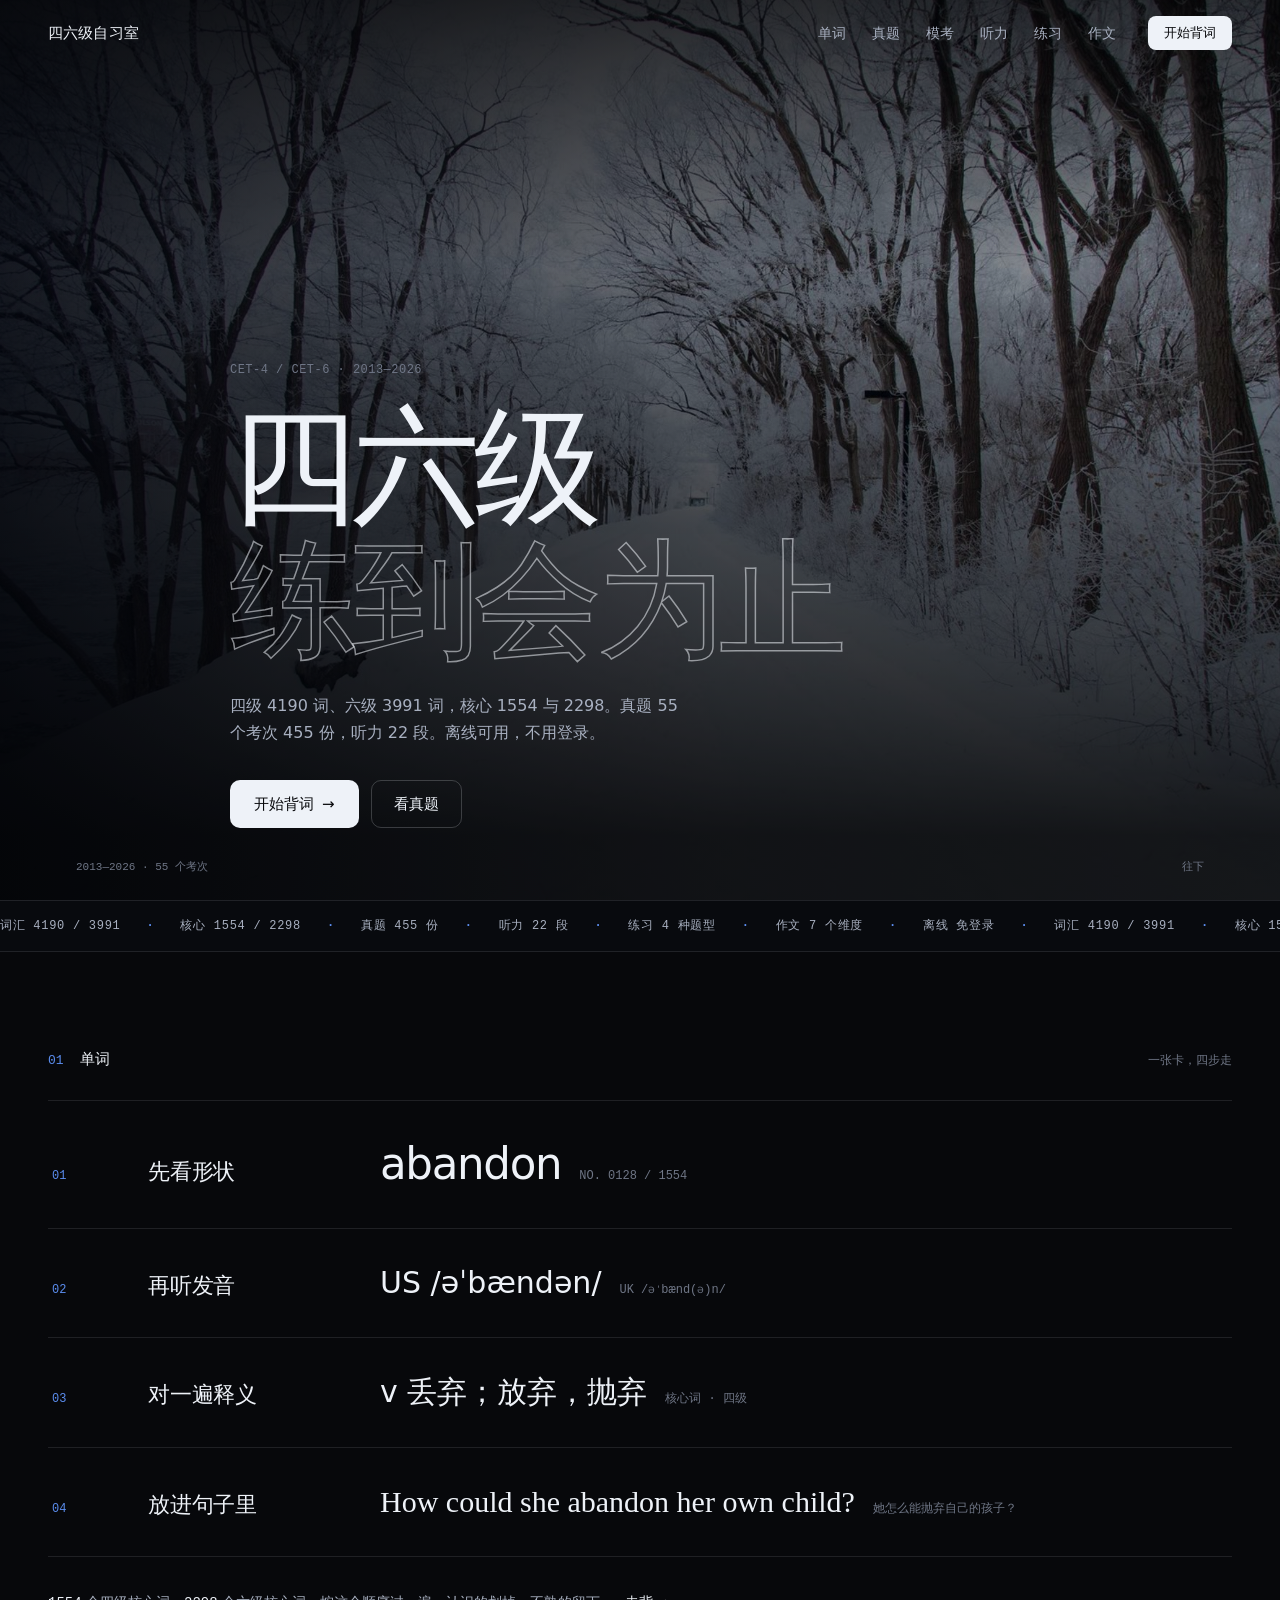
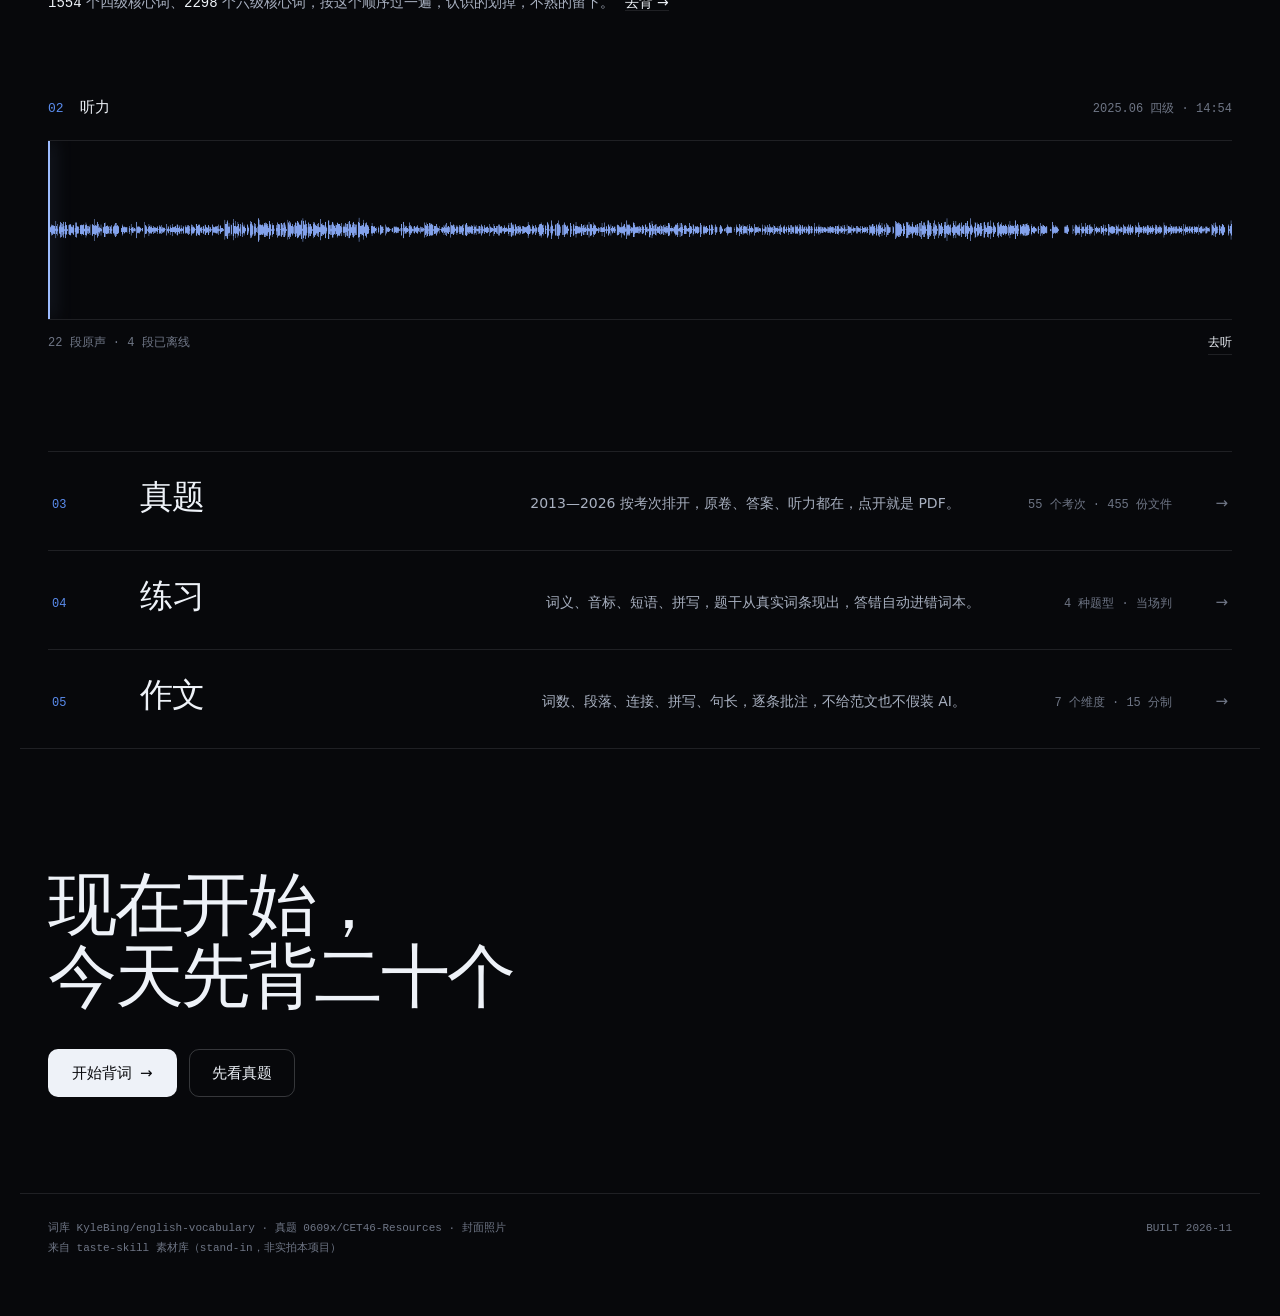
<file: index.html>
<!doctype html>
<html lang="zh-CN">
<head>
<meta charset="utf-8">
<meta name="viewport" content="width=device-width,initial-scale=1">
<title>四六级自习室 · 词、卷、听力、练习、作文</title>
<meta name="description" content="四级 4190 词、六级 3991 词，核心 1554 / 2298；55 个考次 455 份真题；听力 22 段。离线可用，无需登录。">
<meta name="theme-color" content="#07080b">
<link rel="icon" href="data:image/svg+xml,%3Csvg xmlns='http://www.w3.org/2000/svg' viewBox='0 0 32 32'%3E%3Crect width='32' height='32' fill='%2307080b'/%3E%3Cpath d='M8 24V8h16' stroke='%23dfe7f5' stroke-width='2' fill='none'/%3E%3C/svg%3E">
<link rel="stylesheet" href="assets/style.css">
<link rel="stylesheet" href="assets/landing.css">
</head>
<body class="landing">
<a class="skip" href="#main">跳到正文</a>

<header class="lnav">
  <div class="lnav-in">
    <a class="lmark" href="index.html">四六级自习室</a>
    <nav class="llinks">
      <a href="words.html">单词</a>
      <a href="papers.html">真题</a>
      <a href="exam.html">模考</a>
      <a href="listen.html">听力</a>
      <a href="quiz.html">练习</a>
      <a href="write.html">作文</a>
    </nav>
    <a class="lbtn" href="words.html">开始背词</a>
  </div>
</header>

<main id="main">

  <!-- 01 开场：一张照片，一句话 -->
  <section class="scene-hero">
    <div class="scene-hero-img" role="img" aria-label="雪后的林间步道"></div>
    <div class="scene-hero-copy">
      <p class="kicker">CET-4 / CET-6 · 2013—2026</p>
      <h1 class="mega">四六级<br><span>练到会为止</span></h1>
      <p class="sub">四级 4190 词、六级 3991 词，核心 1554 与 2298。真题 55 个考次 455 份，听力 22 段。离线可用，不用登录。</p>
      <div class="actions">
        <a class="primary" href="words.html">开始背词 <span aria-hidden="true">→</span></a>
        <a class="ghost" href="papers.html">看真题</a>
      </div>
    </div>
    <div class="scene-hero-meta">
      <span>2013—2026 · 55 个考次</span>
      <span class="scrollcue">往下</span>
    </div>
  </section>

  <!-- 02 跑马灯 -->
  <div class="marquee" aria-hidden="true">
    <div class="marquee-in">
      <span>词汇 4190 / 3991</span><b>·</b><span>核心 1554 / 2298</span><b>·</b><span>真题 455 份</span><b>·</b><span>听力 22 段</span><b>·</b><span>练习 4 种题型</span><b>·</b><span>作文 7 个维度</span><b>·</b><span>离线 免登录</span><b>·</b>
      <span>词汇 4190 / 3991</span><b>·</b><span>核心 1554 / 2298</span><b>·</b><span>真题 455 份</span><b>·</b><span>听力 22 段</span><b>·</b><span>练习 4 种题型</span><b>·</b><span>作文 7 个维度</span><b>·</b><span>离线 免登录</span><b>·</b>
    </div>
  </div>

  <!-- 03 单词怎么被记住：四步 -->
  <section class="steps" id="steps">
    <div class="steps-head">
      <span class="chap">01</span>
      <span class="chap-name">单词</span>
      <span class="steps-note">一张卡，四步走</span>
    </div>
    <ol class="steps-list">
      <li class="step">
        <span class="step-no">01</span>
        <h2 class="step-title">先看形状</h2>
        <p class="step-body"><b>abandon</b><span class="mono">NO. 0128 / 1554</span></p>
      </li>
      <li class="step">
        <span class="step-no">02</span>
        <h2 class="step-title">再听发音</h2>
        <p class="step-body">US /əˈbændən/<span class="mono">UK /əˈbænd(ə)n/</span></p>
      </li>
      <li class="step">
        <span class="step-no">03</span>
        <h2 class="step-title">对一遍释义</h2>
        <p class="step-body">v 丢弃；放弃，抛弃<span class="mono">核心词 · 四级</span></p>
      </li>
      <li class="step">
        <span class="step-no">04</span>
        <h2 class="step-title">放进句子里</h2>
        <p class="step-body italic">How could she abandon her own child?<span class="mono">她怎么能抛弃自己的孩子？</span></p>
      </li>
    </ol>
    <p class="steps-foot"><b>1554</b> 个四级核心词、<b>2298</b> 个六级核心词，按这个顺序过一遍，认识的划掉，不熟的留下。 <a href="words.html">去背 →</a></p>
  </section>

  <!-- 04 听力：真实波形 -->
  <section class="wave-section">
    <div class="wave-head">
      <span class="chap">02</span>
      <span class="chap-name">听力</span>
      <span class="wave-note">2025.06 四级 · 14:54</span>
    </div>
    <div class="wave-strip">
      <img src="assets/wave.png" alt="2025 年 6 月四级听力音频的波形图" loading="lazy">
      <i class="playhead" id="playhead"></i>
    </div>
    <div class="wave-foot">
      <span>22 段原声 · 4 段已离线</span>
      <a href="listen.html">去听</a>
    </div>
  </section>

  <!-- 05 五个入口 -->
  <section class="chapters">
    <a class="chapter" href="papers.html">
      <span class="cno">03</span>
      <h2 class="ctitle">真题</h2>
      <p class="cdesc">2013—2026 按考次排开，原卷、答案、听力都在，点开就是 PDF。</p>
      <span class="cmeta">55 个考次 · 455 份文件</span>
      <span class="cgo" aria-hidden="true">→</span>
    </a>
    <a class="chapter" href="quiz.html">
      <span class="cno">04</span>
      <h2 class="ctitle">练习</h2>
      <p class="cdesc">词义、音标、短语、拼写，题干从真实词条现出，答错自动进错词本。</p>
      <span class="cmeta">4 种题型 · 当场判</span>
      <span class="cgo" aria-hidden="true">→</span>
    </a>
    <a class="chapter" href="write.html">
      <span class="cno">05</span>
      <h2 class="ctitle">作文</h2>
      <p class="cdesc">词数、段落、连接、拼写、句长，逐条批注，不给范文也不假装 AI。</p>
      <span class="cmeta">7 个维度 · 15 分制</span>
      <span class="cgo" aria-hidden="true">→</span>
    </a>
  </section>

  <section class="endcap">
    <h2 class="endcap-title">现在开始，<br>今天先背二十个</h2>
    <div class="actions">
      <a class="primary" href="words.html">开始背词 <span aria-hidden="true">→</span></a>
      <a class="ghost" href="papers.html">先看真题</a>
    </div>
  </section>

  <footer class="lfoot">
    <p>词库 KyleBing/english-vocabulary · 真题 0609x/CET46-Resources · 封面照片来自 taste-skill 素材库（stand-in，非实拍本项目）</p>
    <span>BUILT 2026-11</span>
  </footer>

</main>

</body>
</html>
</file>
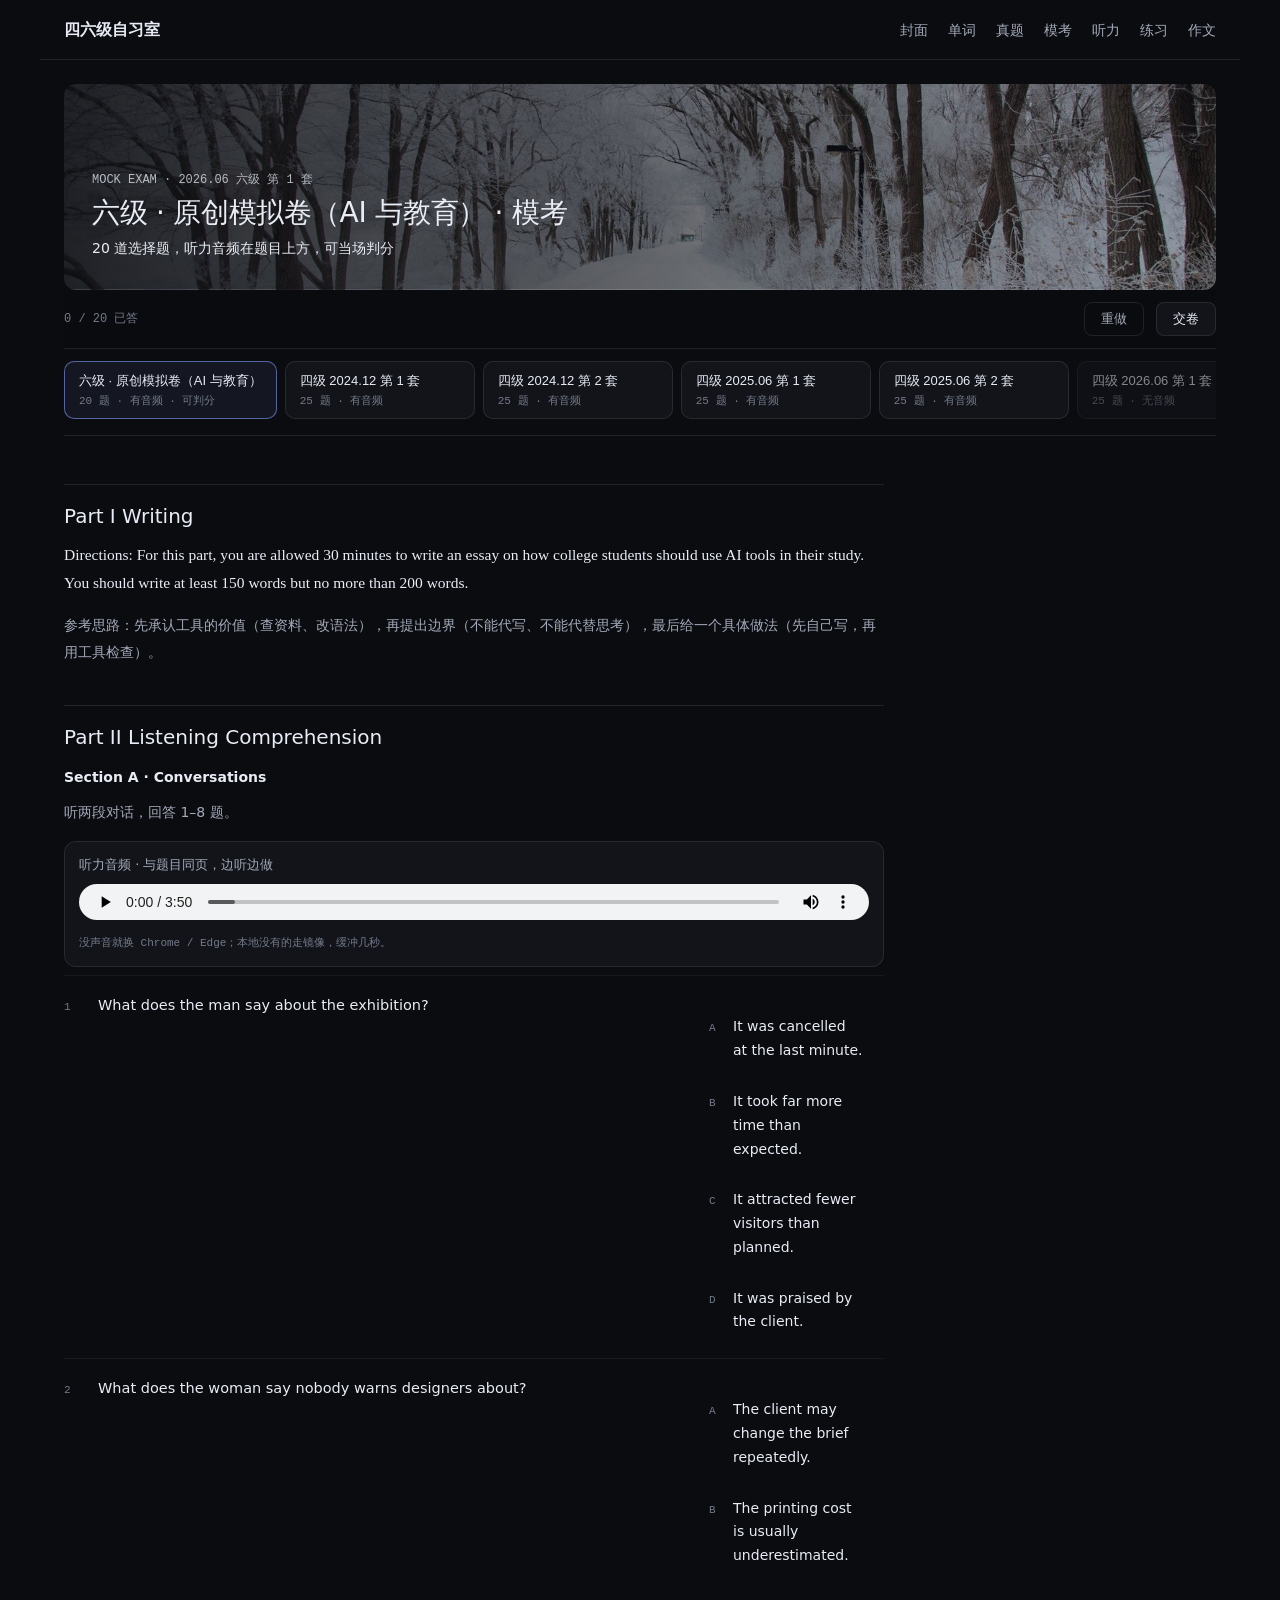
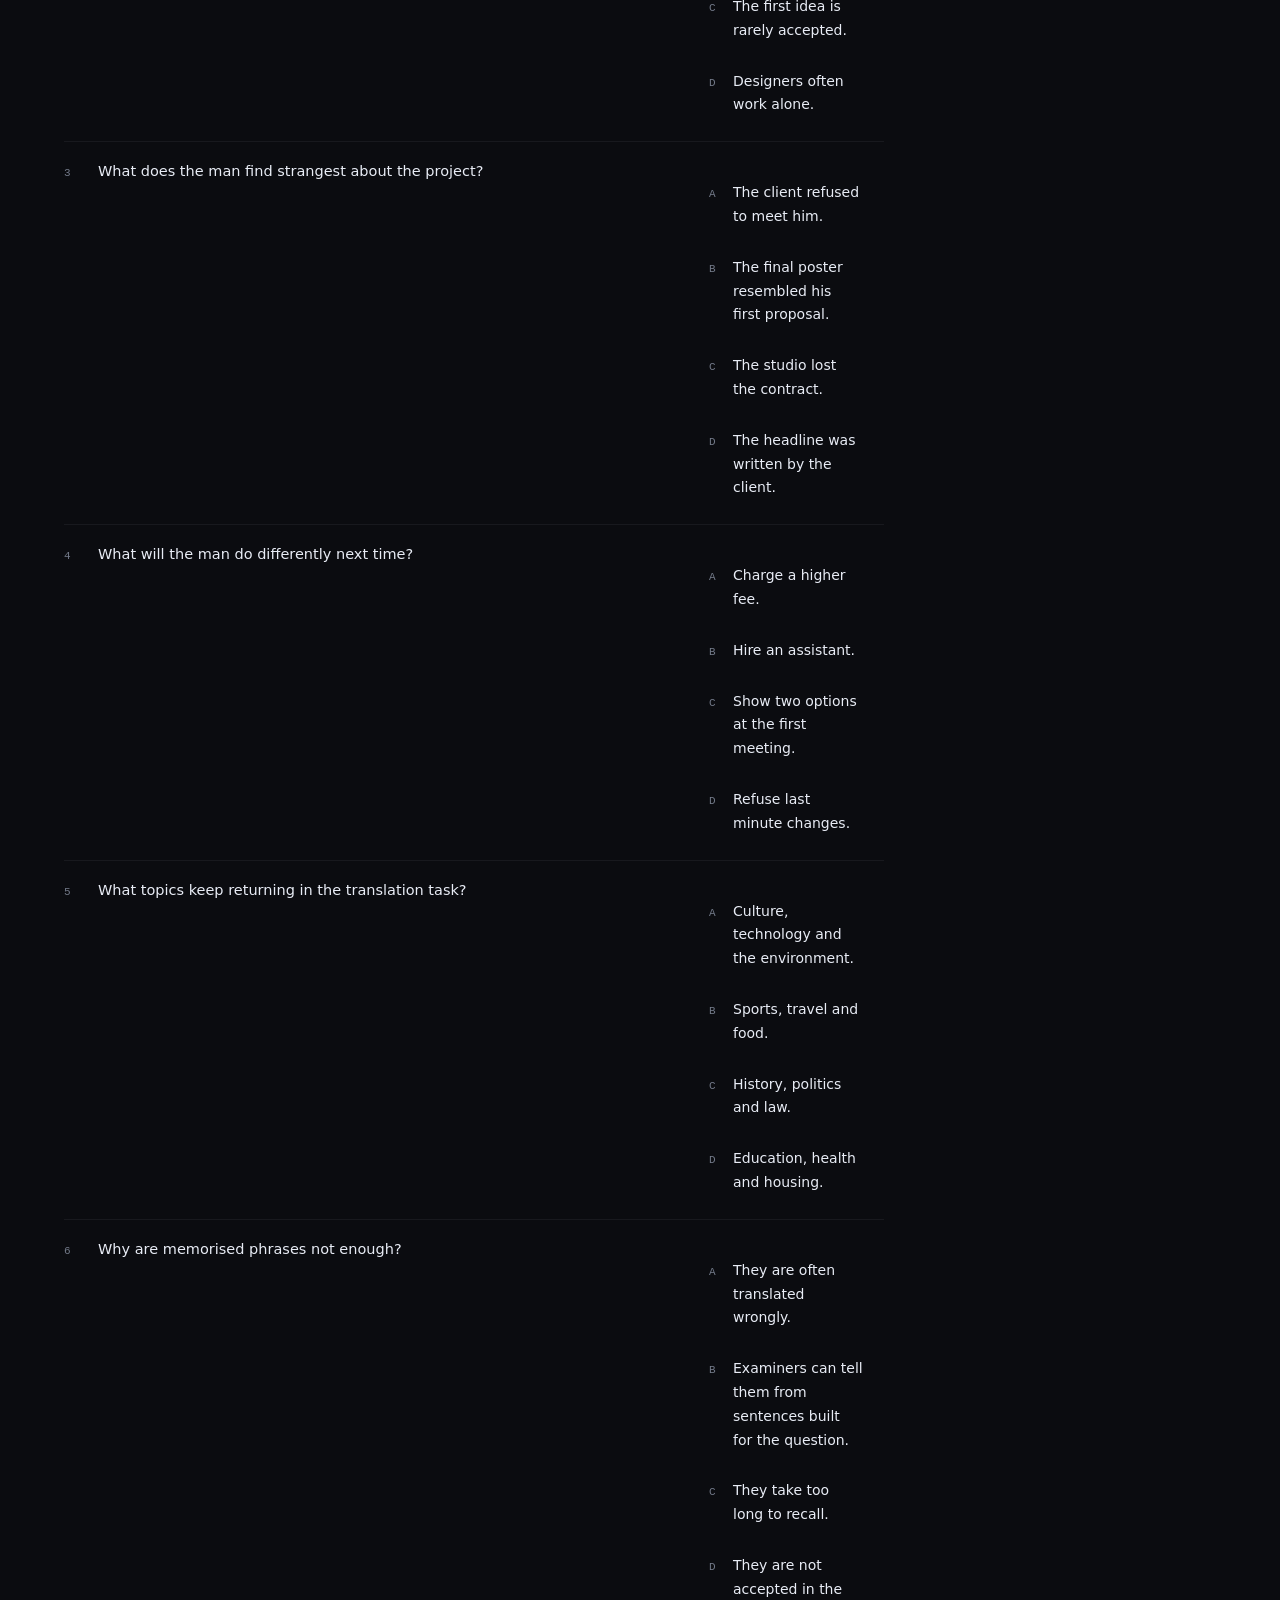
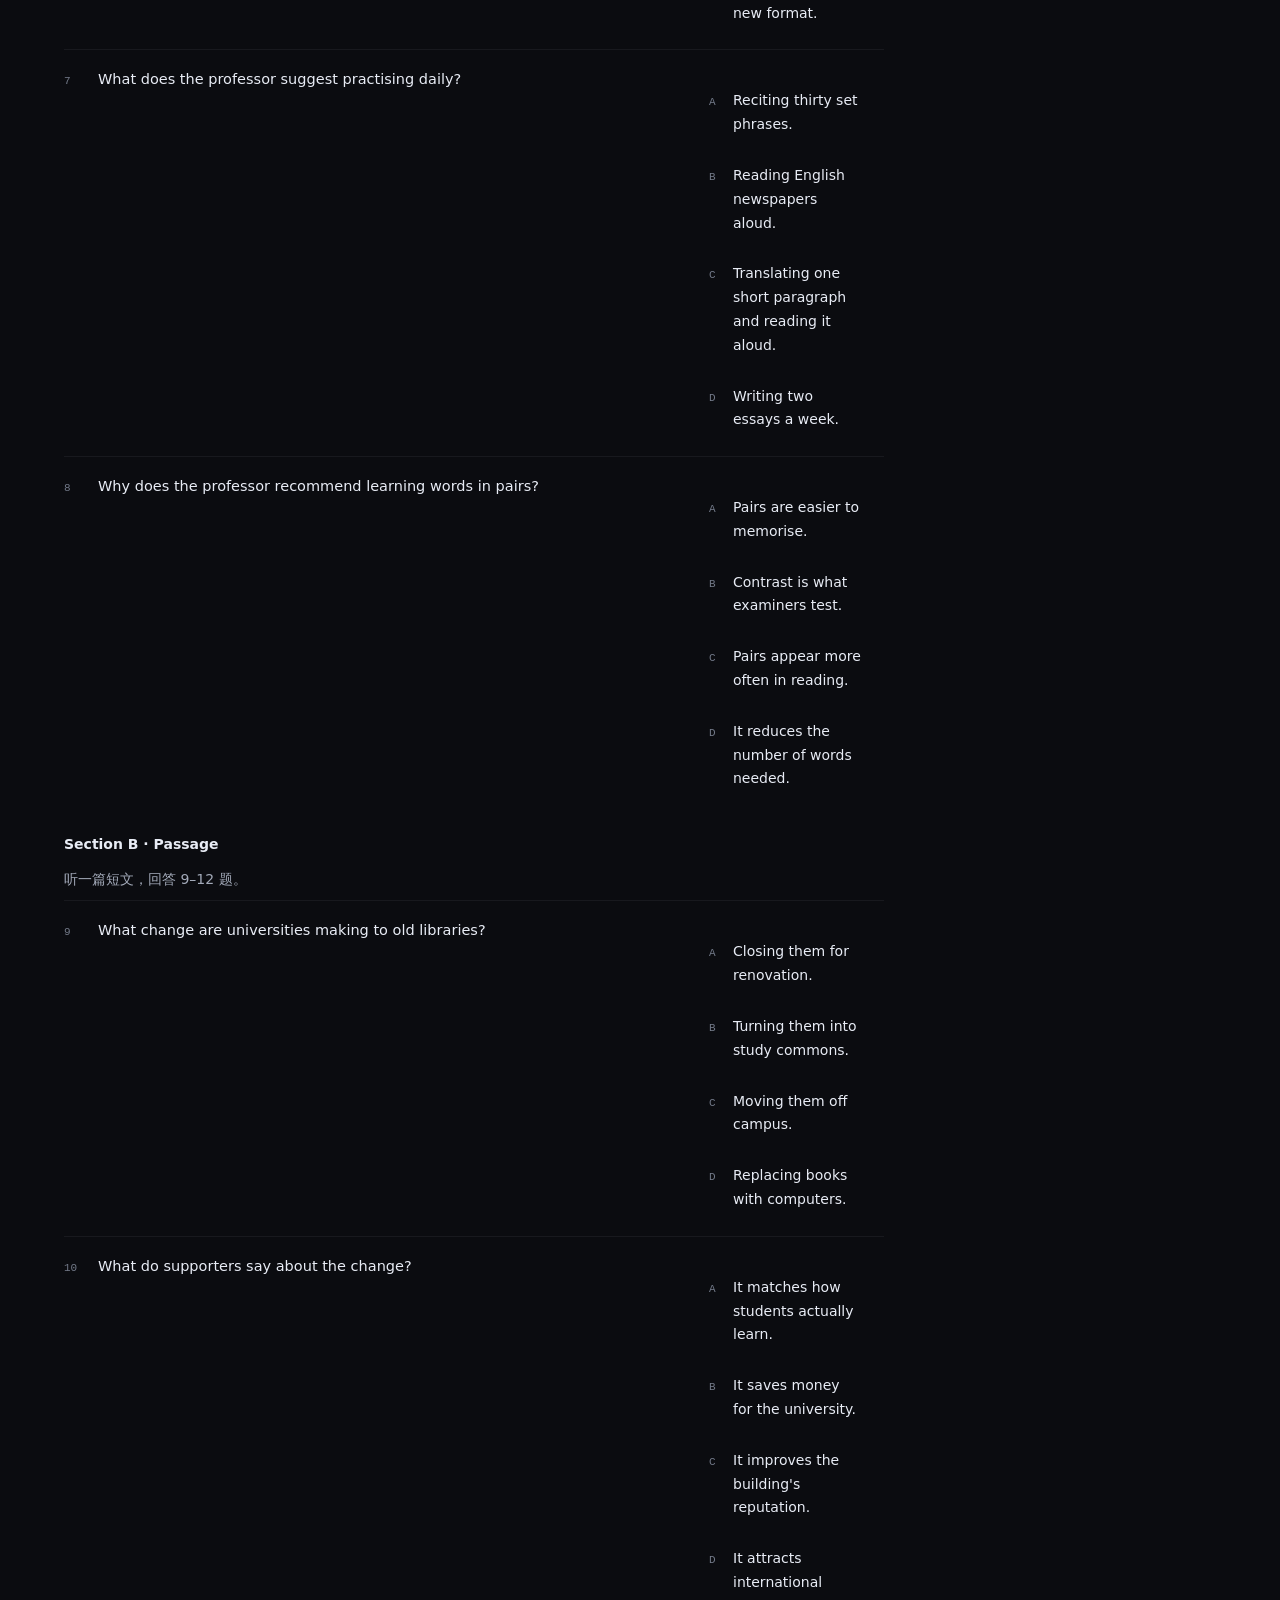
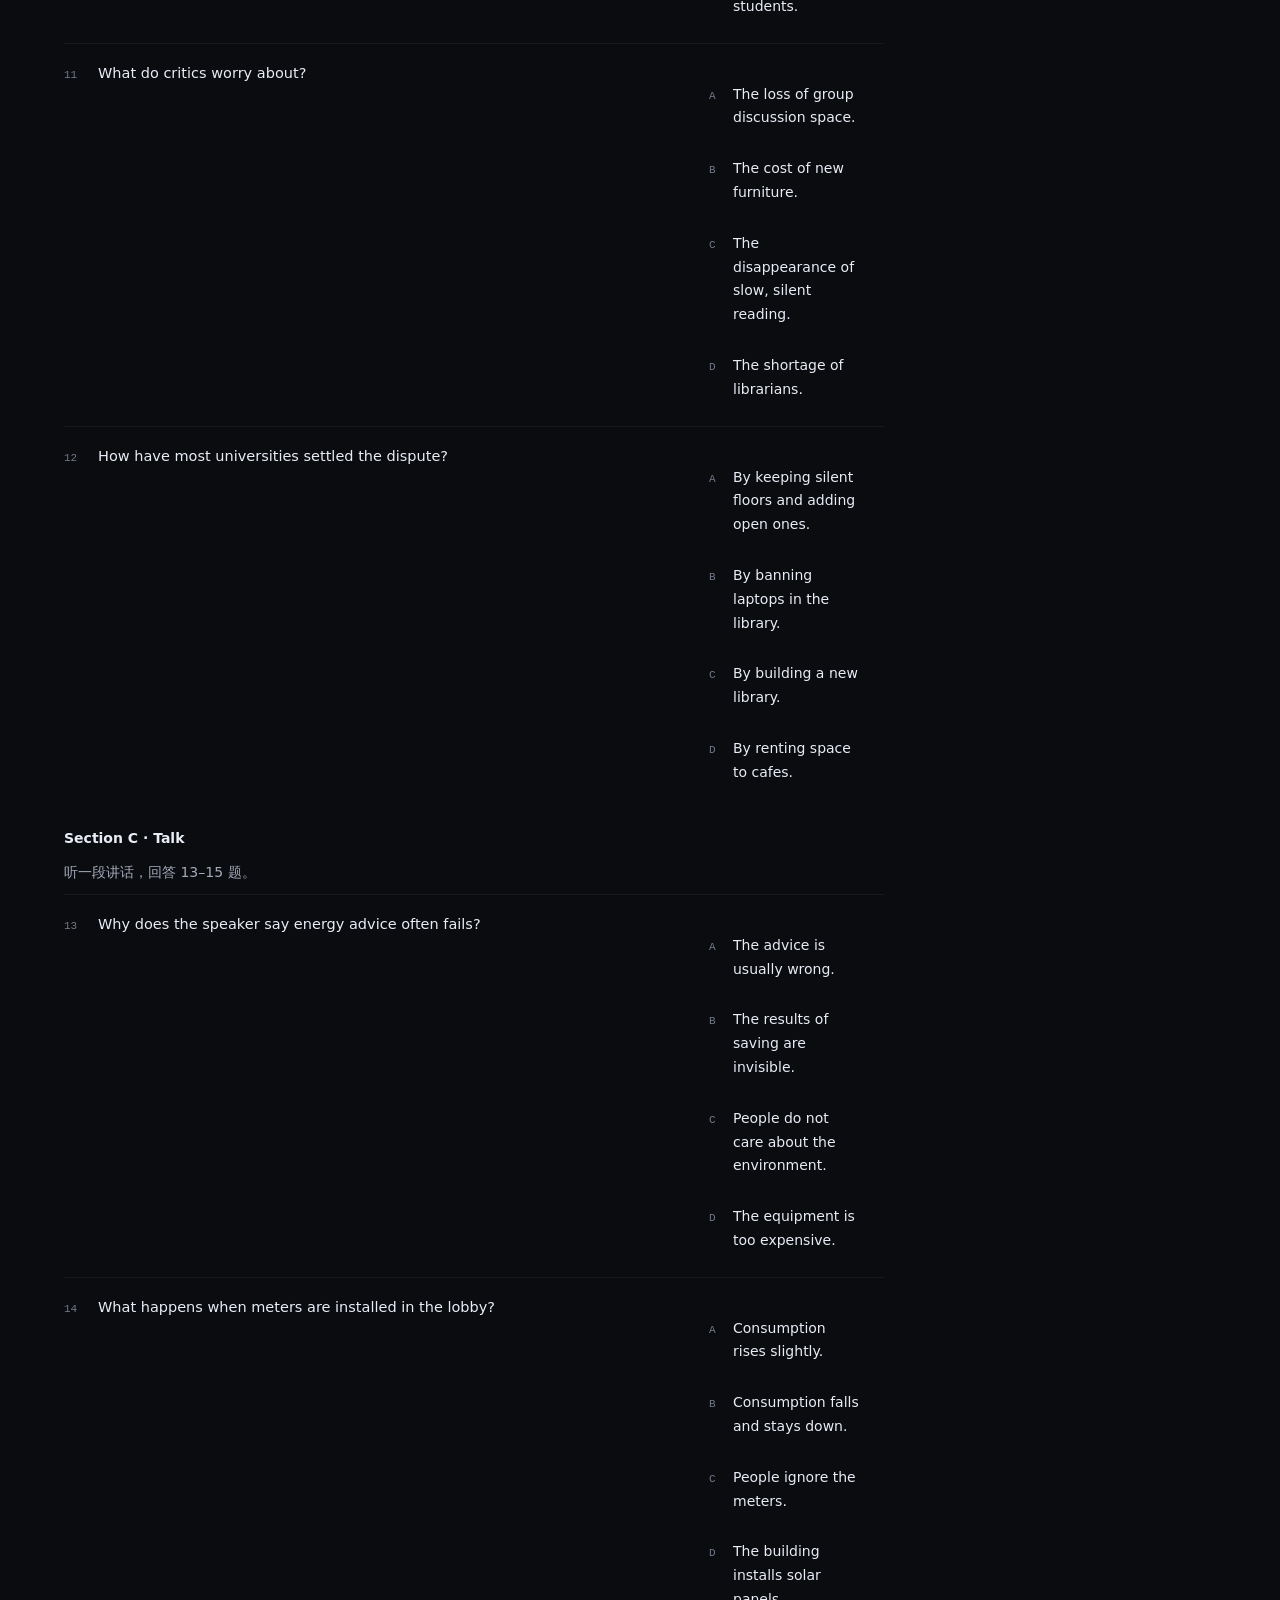
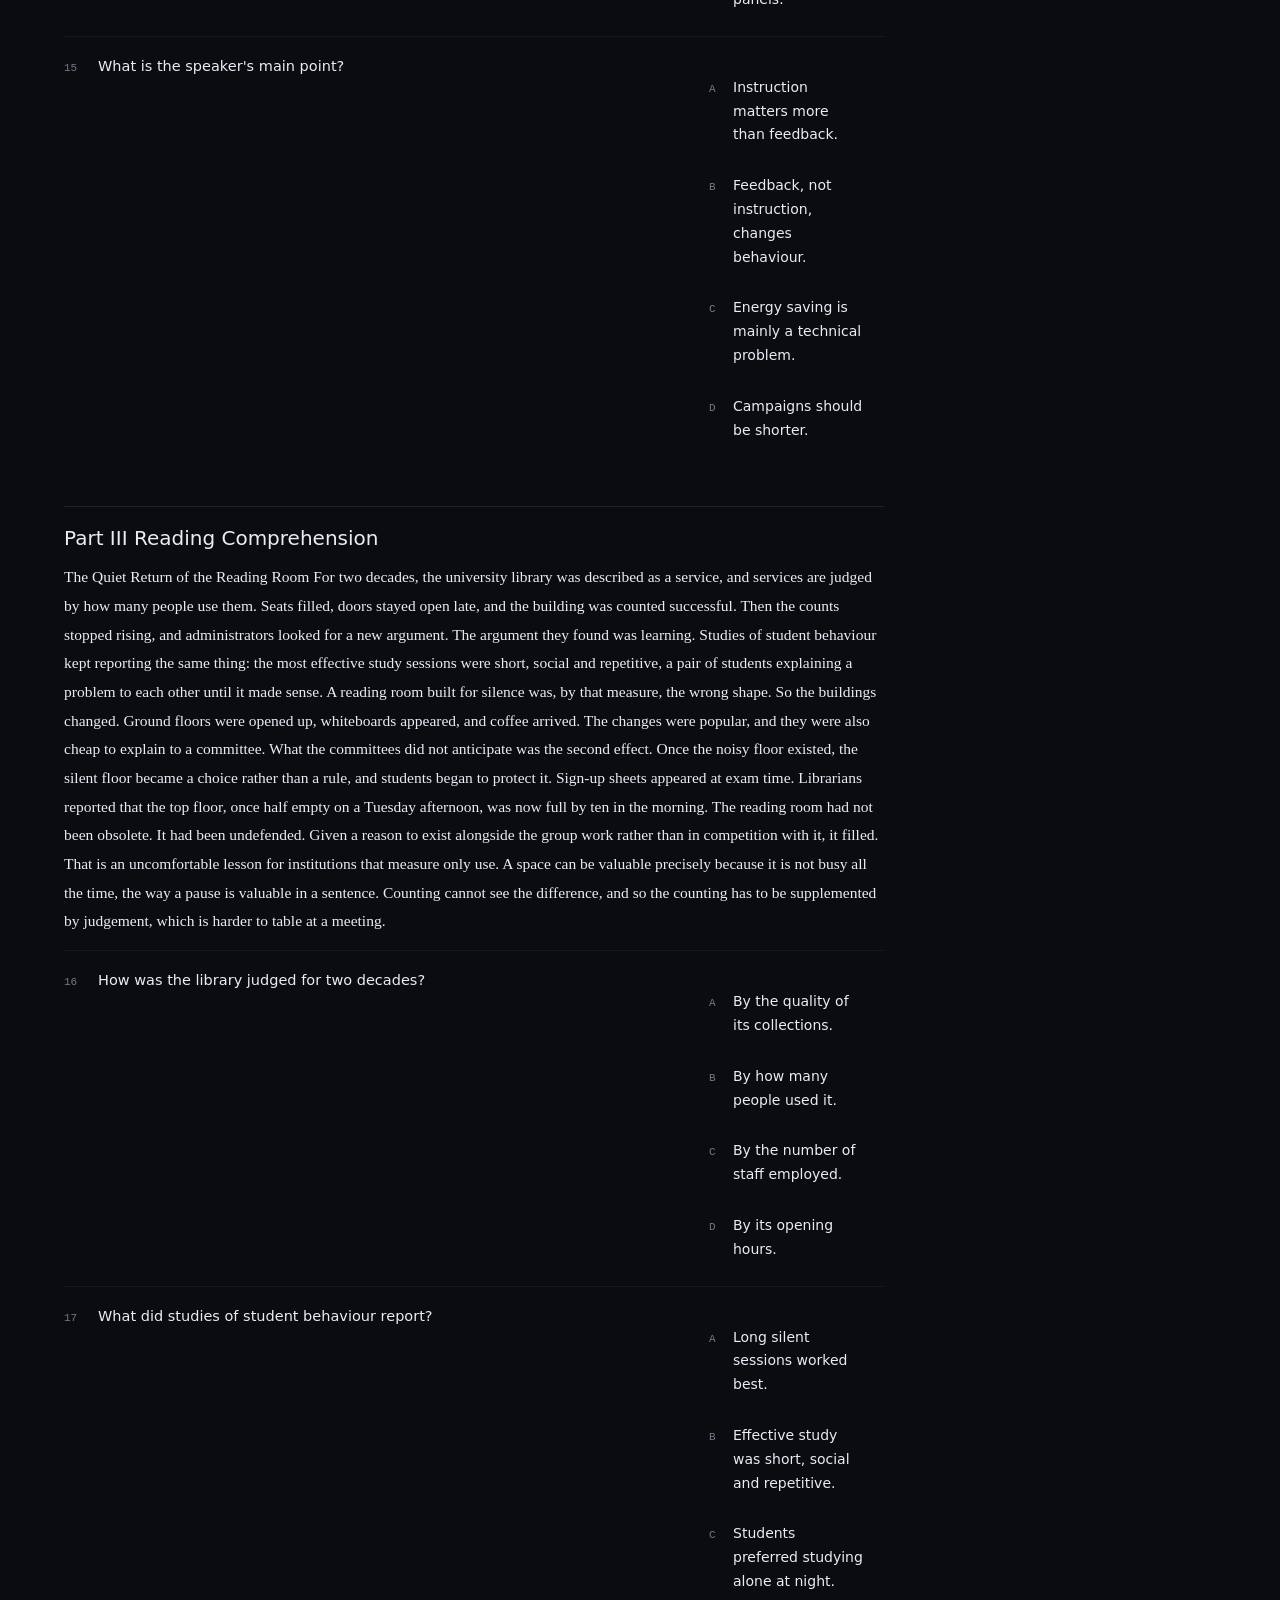
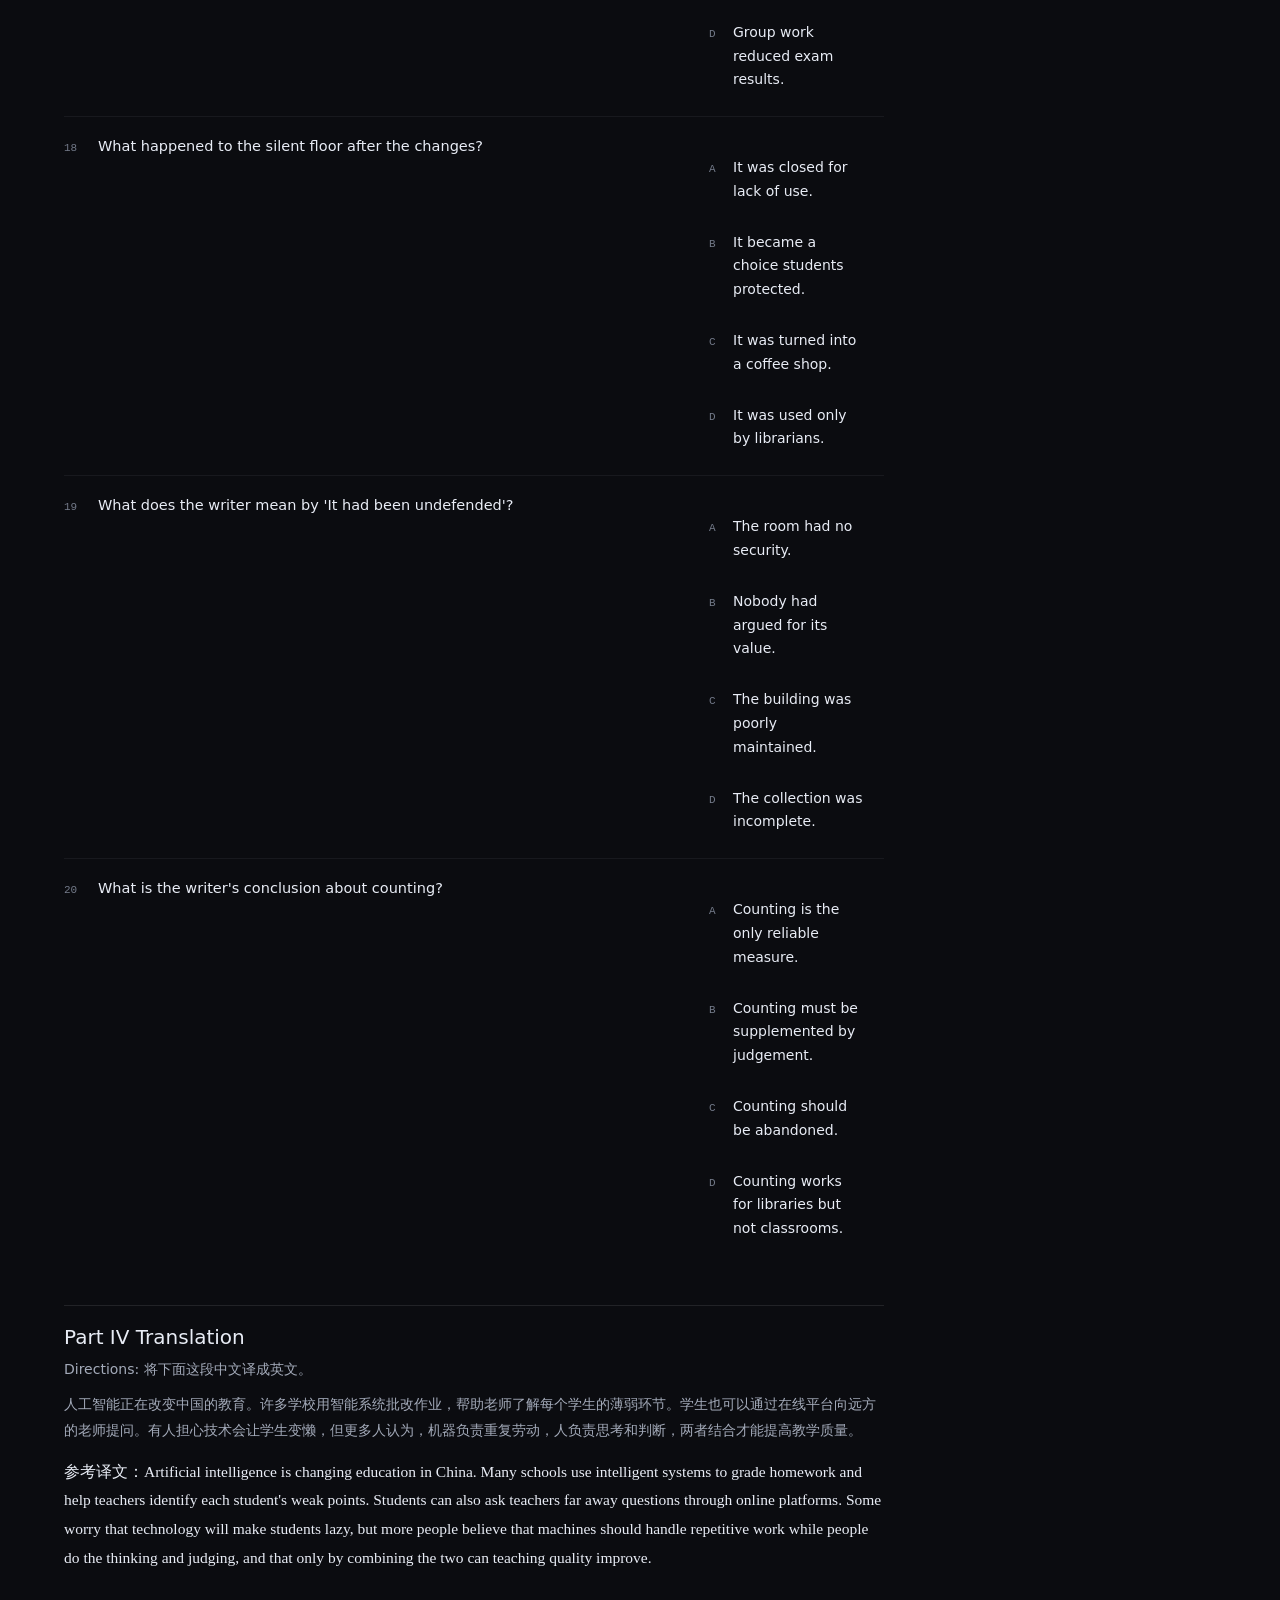
<file: exam.html>
<!doctype html>
<html lang="zh-CN">
<head>
<meta charset="utf-8">
<meta name="viewport" content="width=device-width,initial-scale=1">
<title>模考 · 四六级自习室</title>
<meta name="theme-color" content="#07080b">
<link rel="icon" href="data:image/svg+xml,%3Csvg xmlns='http://www.w3.org/2000/svg' viewBox='0 0 32 32'%3E%3Crect width='32' height='32' fill='%2307080b'/%3E%3Cpath d='M8 24V8h16' stroke='%23dfe7f5' stroke-width='2' fill='none'/%3E%3C/svg%3E">
<link rel="stylesheet" href="assets/style.css">
<link rel="stylesheet" href="assets/exam.css">
</head>
<body>
<a class="skip" href="#main">跳到正文</a>

<header class="top wrap">
  <div class="brand"><b>四六级自习室</b></div>
  <nav class="nav">
    <a href="index.html"><i>01</i>封面</a>
    <a href="words.html"><i>02</i>单词</a>
    <a href="papers.html"><i>03</i>真题</a>
    <a href="exam.html"><i>04</i>模考</a>
    <a href="listen.html"><i>05</i>听力</a>
    <a href="quiz.html"><i>06</i>练习</a>
    <a href="write.html"><i>07</i>作文</a>
  </nav>
</header>

<main class="wrap" id="main">
  <section class="page-head has-img" style="background-image:linear-gradient(90deg,rgba(11,12,16,.9),rgba(11,12,16,.55) 60%,rgba(11,12,16,.3)),url(assets/banner-exam.jpg);background-size:cover;background-position:center 42%">
    <p class="caption">MOCK EXAM · 2026.06 六级 第 1 套</p>
    <h1 class="h4" id="js-title">模考</h1>
    <p class="lead-s" id="js-sub">听力、阅读、翻译、写作连在一页里，听力音频就压在题目上方。</p>
  </section>

  <div class="exam-bar">
    <span id="js-progress">0 / 25 已答</span>
    <span class="spacer"></span>
    <button class="btn ghost" id="js-reset">重做</button>
    <button class="btn" id="js-submit">交卷</button>
  </div>

  <audio id="js-audio" preload="metadata"></audio>

  <div id="js-picker" class="picker-wrap"></div>

  <div id="js-paper" class="paper"></div>
</main>

<script src="data/exams.js"></script>
<script src="assets/exam.js"></script>
</body>
</html>
</file>
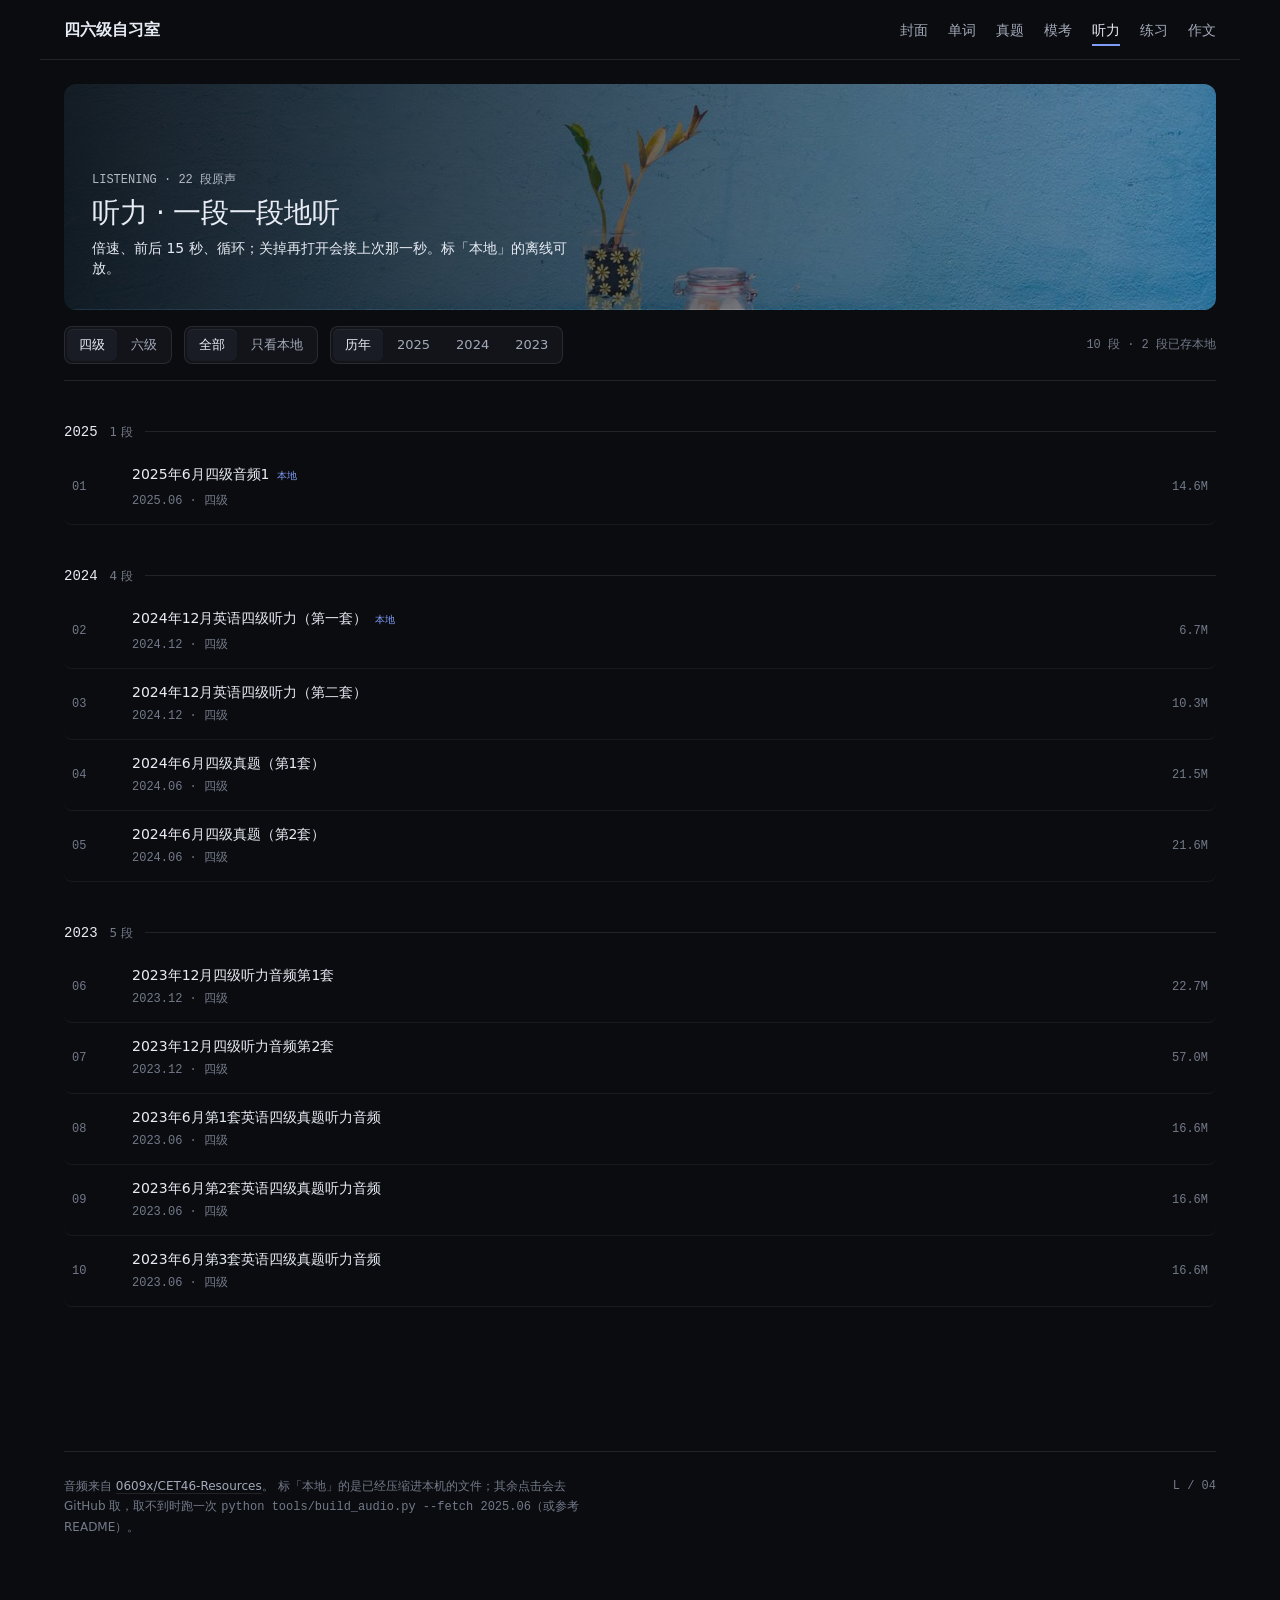
<file: listen.html>
<!doctype html>
<html lang="zh-CN">
<head>
<meta charset="utf-8">
<meta name="viewport" content="width=device-width,initial-scale=1">
<title>听力 · 四六级自习室</title>
<meta name="description" content="四六级听力原声：22 段真题音频，倍速、前后 15 秒、循环，记住听到第几秒。">
<meta name="theme-color" content="#F3EEE2">
<link rel="icon" href="data:image/svg+xml,%3Csvg xmlns='http://www.w3.org/2000/svg' viewBox='0 0 32 32'%3E%3Crect width='32' height='32' fill='%23F3EEE2'/%3E%3Crect x='5.5' y='5.5' width='21' height='21' fill='none' stroke='%23A33A2C' stroke-width='2'/%3E%3Cpath d='M11 16h10M16 11v10' stroke='%231E1B16' stroke-width='1.5'/%3E%3C/svg%3E">
<link rel="stylesheet" href="assets/style.css">
</head>
<body>
<a class="skip" href="#main">跳到正文</a>

<header class="top wrap">
  <div class="brand">
    <b>四六级自习室</b>
    <span>LISTENING / 听力</span>
  </div>
  <nav class="nav">
    <a href="index.html"><i>01</i>封面</a>
    <a href="words.html"><i>02</i>单词</a>
    <a href="papers.html"><i>03</i>真题</a>
    <a href="exam.html"><i>04</i>模考</a>
    <a href="listen.html"><i>05</i>听力</a>
    <a href="quiz.html"><i>06</i>练习</a>
    <a href="write.html"><i>07</i>作文</a>
  </nav>
</header>

<main class="wrap" id="main">

  <section class="page-head has-img" style="background-image:linear-gradient(90deg,rgba(11,12,16,.9),rgba(11,12,16,.55) 60%,rgba(11,12,16,.3)),url(assets/banner-listen.jpg);background-size:cover;background-position:center 42%" data-enter>
    <p class="caption">LISTENING · 22 段原声</p>
    <h1 class="h4">听力 · 一段一段地听</h1>
    <p class="lead-s">倍速、前后 15 秒、循环；关掉再打开会接上次那一秒。标「本地」的离线可放。</p>
  </section>

  <div class="toolbar">
    <div class="seg" id="js-level">
      <button data-level="cet4">四级</button>
      <button data-level="cet6">六级</button>
    </div>
    <div class="seg" id="js-only">
      <button data-only="all" class="on">全部</button>
      <button data-only="local">只看本地</button>
    </div>
    <div class="seg" id="js-years"></div>
    <span class="spacer"></span>
    <span class="meta-line" id="js-count">—</span>
  </div>

  <div id="js-list" style="padding-bottom:120px"></div>

  <div class="player" id="js-player" hidden>
    <div class="row">
      <div class="title" id="js-title">—<small>选一段开始</small></div>
      <button id="js-back">−15s</button>
      <button id="js-play" class="on">播放</button>
      <button id="js-fwd">+15s</button>
      <button id="js-speed">1.0×</button>
      <button id="js-loop">循环</button>
      <span class="time" id="js-time">00:00 / 00:00</span>
    </div>
    <div class="seek" id="js-seek"><i id="js-fill"></i><b id="js-knob"></b></div>
    <p class="hintline" id="js-hint"></p>
  </div>

  <audio id="js-audio" preload="metadata"></audio>

  <footer>
    <p>
      音频来自 <a href="https://github.com/0609x/CET46-Resources" target="_blank" rel="noopener">0609x/CET46-Resources</a>。
      标「本地」的是已经压缩进本机的文件；其余点击会去 GitHub 取，取不到时跑一次
      <span class="mono">python tools/build_audio.py --fetch 2025.06</span>（或参考 README）。
    </p>
    <p class="mono">L / 04</p>
  </footer>
</main>

<script src="assets/app.js"></script>
<script src="data/audio.js"></script>
<script src="assets/listen.js"></script>
</body>
</html>
</file>
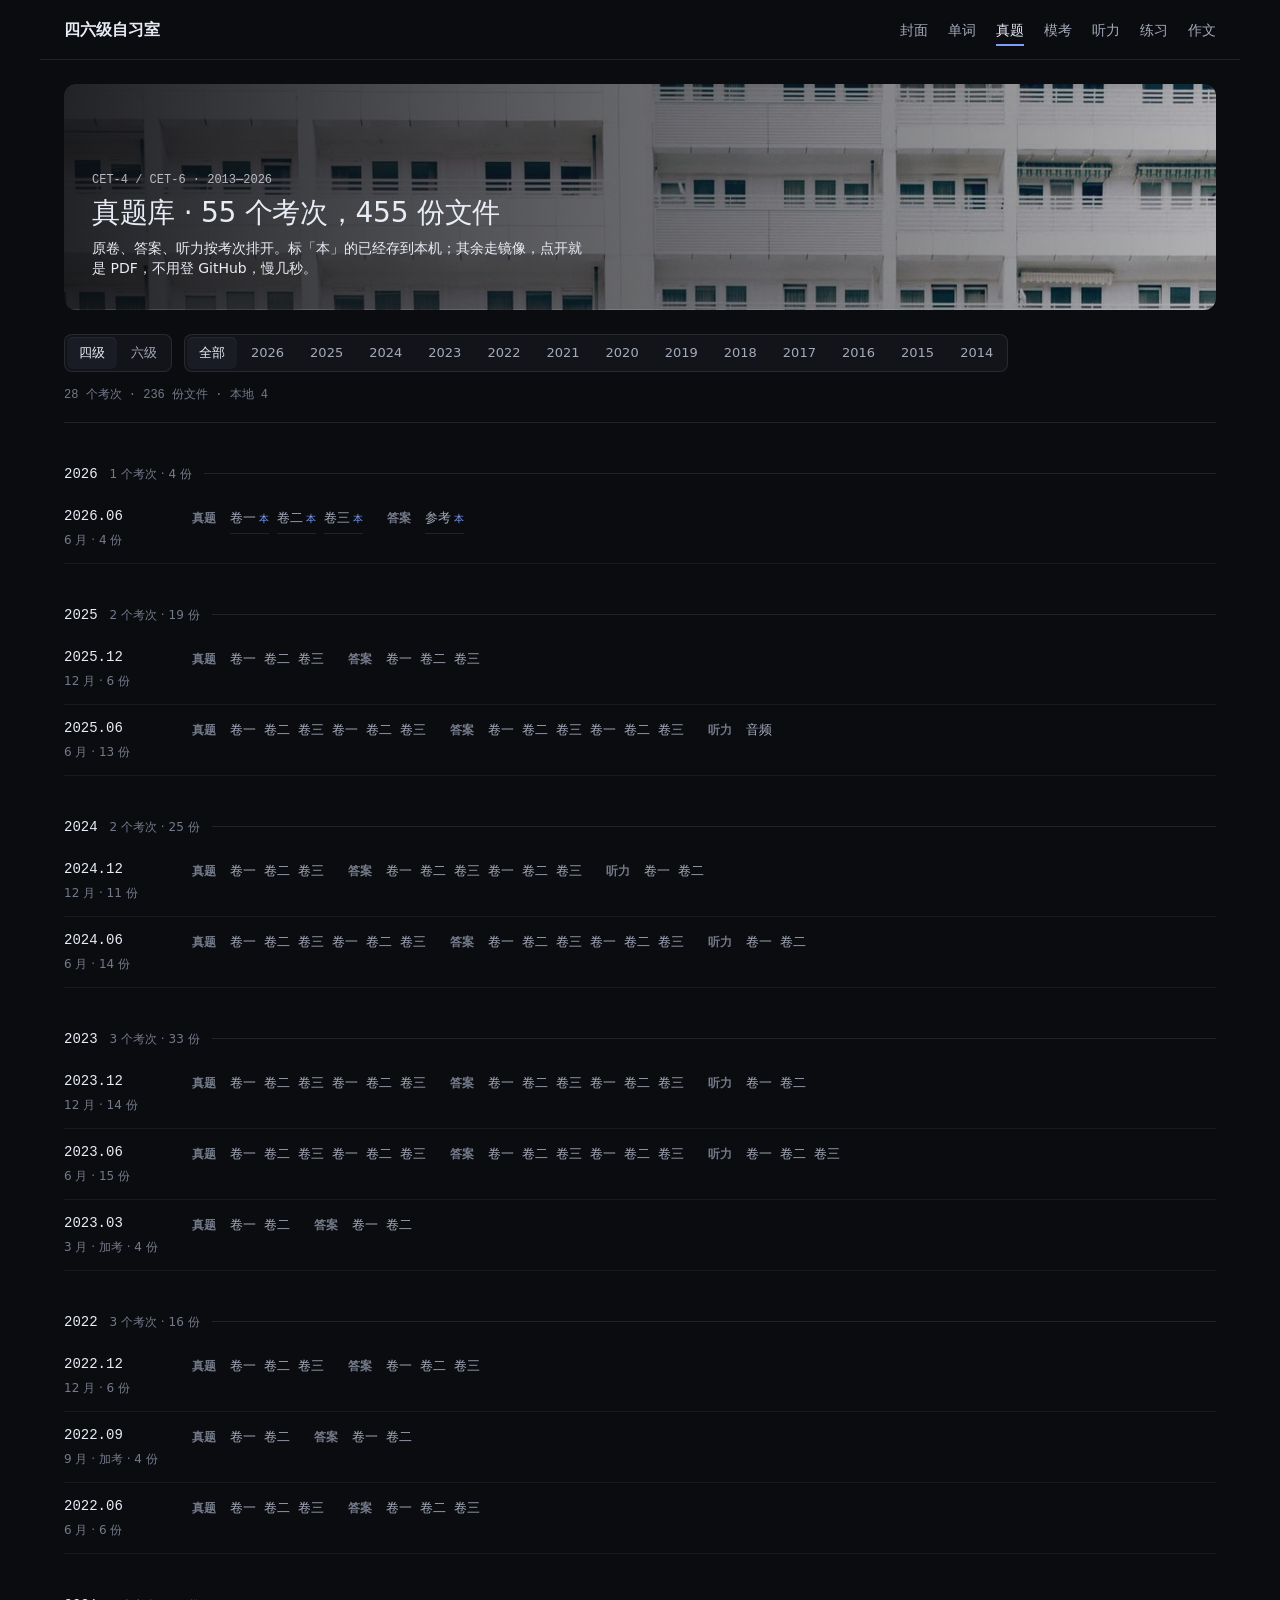
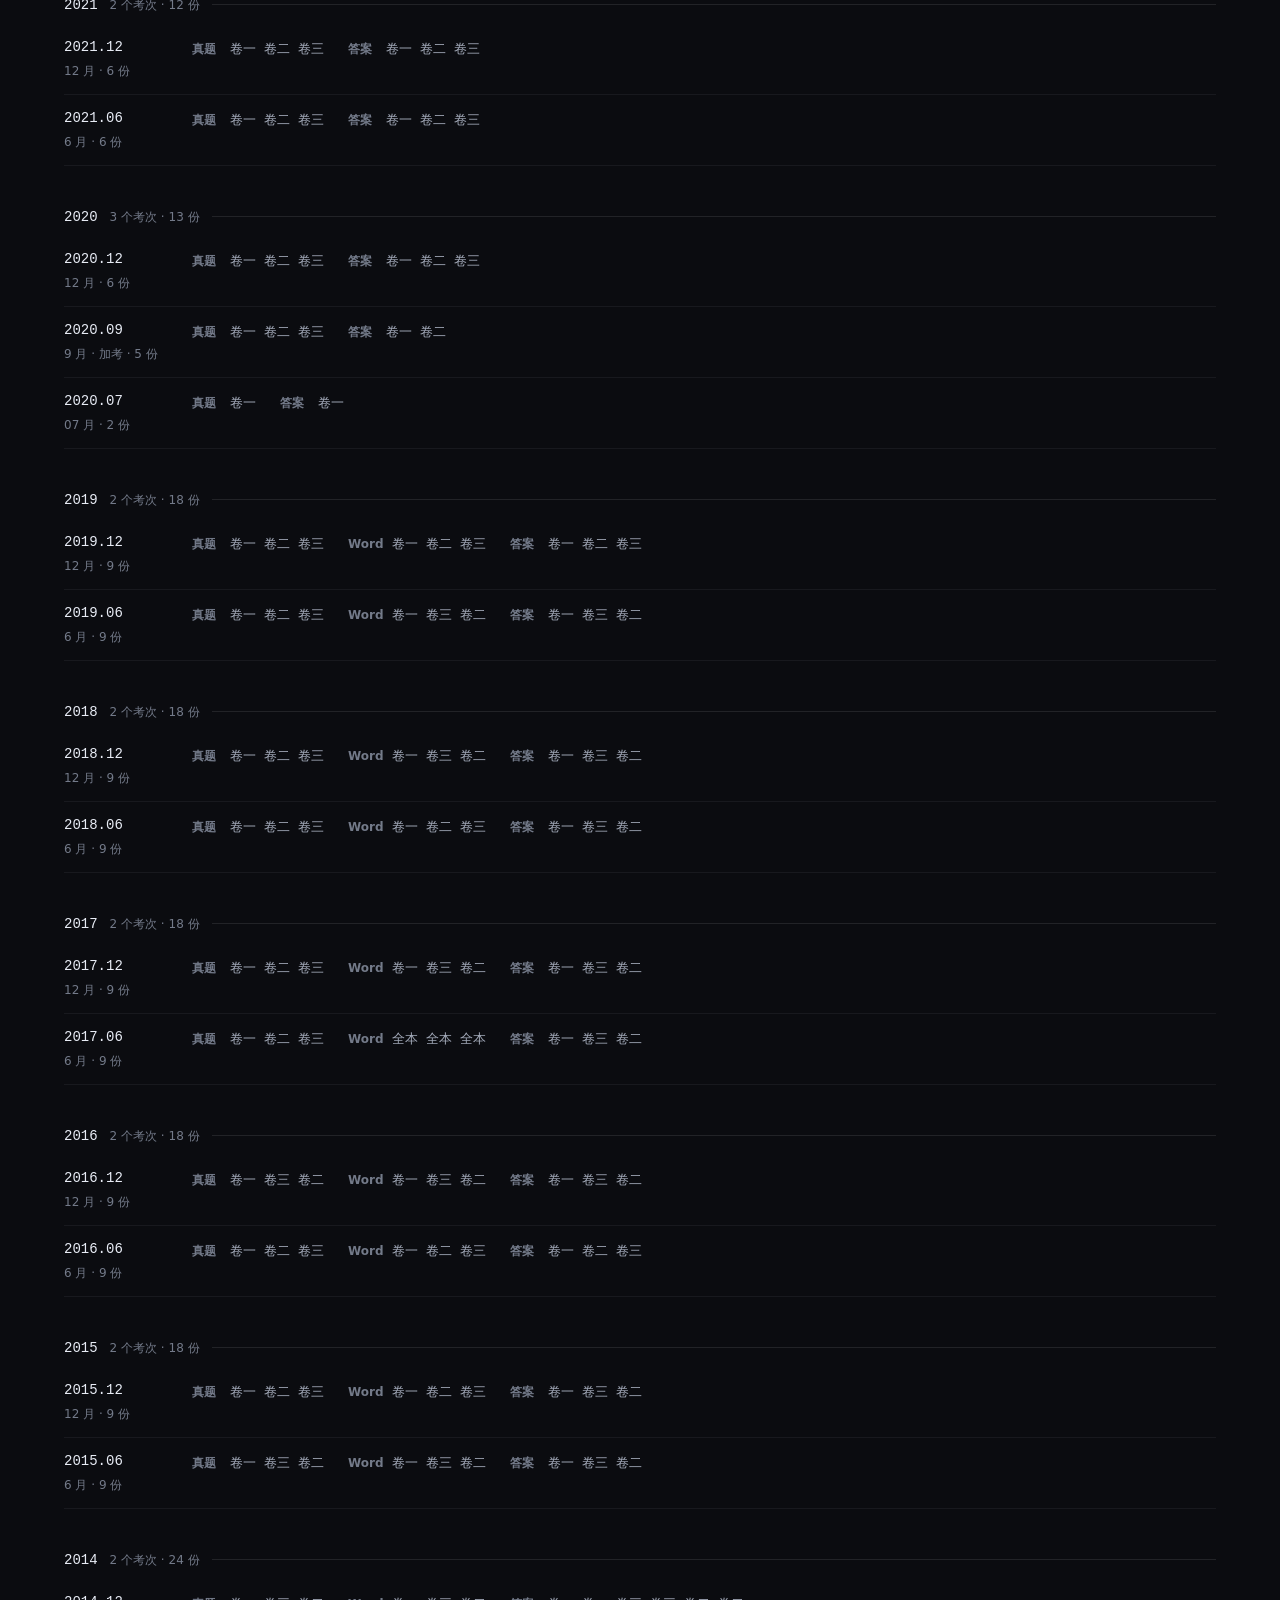
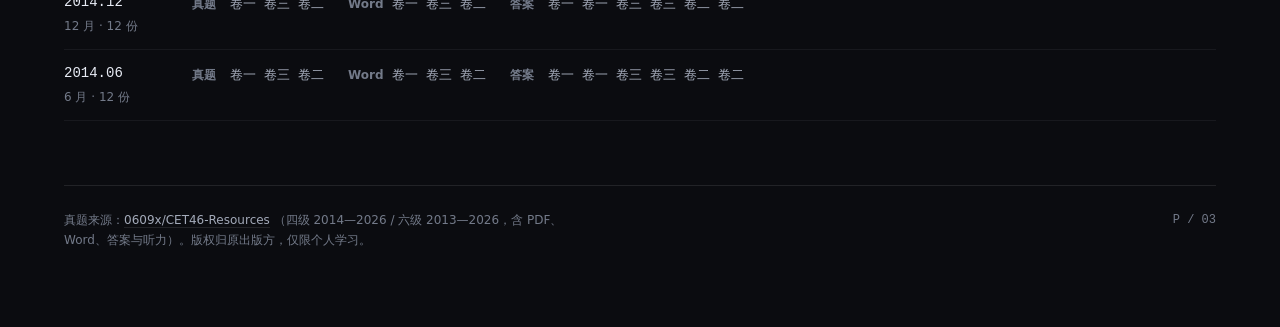
<file: papers.html>
<!doctype html>
<html lang="zh-CN">
<head>
<meta charset="utf-8">
<meta name="viewport" content="width=device-width,initial-scale=1">
<title>真题库 · 四六级自习室</title>
<meta name="description" content="四六级历年真题：2013—2026 共 55 个考次、455 份文件，原卷、答案、听力，2026 年那几套存了本地。">
<meta name="theme-color" content="#F3EEE2">
<link rel="icon" href="data:image/svg+xml,%3Csvg xmlns='http://www.w3.org/2000/svg' viewBox='0 0 32 32'%3E%3Crect width='32' height='32' fill='%23F3EEE2'/%3E%3Crect x='5.5' y='5.5' width='21' height='21' fill='none' stroke='%23A33A2C' stroke-width='2'/%3E%3Cpath d='M11 16h10M16 11v10' stroke='%231E1B16' stroke-width='1.5'/%3E%3C/svg%3E">
<link rel="stylesheet" href="assets/style.css">
</head>
<body>
<a class="skip" href="#main">跳到正文</a>

<header class="top wrap">
  <div class="brand">
    <b>四六级自习室</b>
    <span>PAPERS / 真题库</span>
  </div>
  <nav class="nav">
    <a href="index.html"><i>01</i>封面</a>
    <a href="words.html"><i>02</i>单词</a>
    <a href="papers.html"><i>03</i>真题</a>
    <a href="exam.html"><i>04</i>模考</a>
    <a href="listen.html"><i>05</i>听力</a>
    <a href="quiz.html"><i>06</i>练习</a>
    <a href="write.html"><i>07</i>作文</a>
  </nav>
  <div class="seal">耐烦</div>
</header>

<main class="wrap" id="main">

  <section class="page-head has-img" style="background-image:linear-gradient(90deg,rgba(11,12,16,.9),rgba(11,12,16,.55) 60%,rgba(11,12,16,.3)),url(assets/banner-papers.jpg);background-size:cover;background-position:center 42%" data-enter>
    <p class="caption">CET-4 / CET-6 · 2013—2026</p>
    <h1 class="h4">真题库 · 55 个考次，455 份文件</h1>
    <p class="lead-s">原卷、答案、听力按考次排开。标「本」的已经存到本机；其余走镜像，点开就是 PDF，不用登 GitHub，慢几秒。</p>
  </section>

  <div class="toolbar" style="margin-top:8px">
    <div class="seg" id="js-level">
      <button data-level="cet4">四级</button>
      <button data-level="cet6">六级</button>
    </div>
    <div class="seg" id="js-years"></div>
    <span class="spacer"></span>
    <span class="meta-line" id="js-count">—</span>
  </div>

  <div id="js-list" style="padding-bottom:40px"></div>

  <footer>
    <p>
      真题来源：<a href="https://github.com/0609x/CET46-Resources" target="_blank" rel="noopener">0609x/CET46-Resources</a>
      （四级 2014—2026 / 六级 2013—2026，含 PDF、Word、答案与听力）。版权归原出版方，仅限个人学习。
    </p>
    <p class="mono">P / 03</p>
  </footer>
</main>

<script src="assets/app.js"></script>
<script src="data/papers.js"></script>
<script src="assets/papers.js"></script>
</body>
</html>
</file>
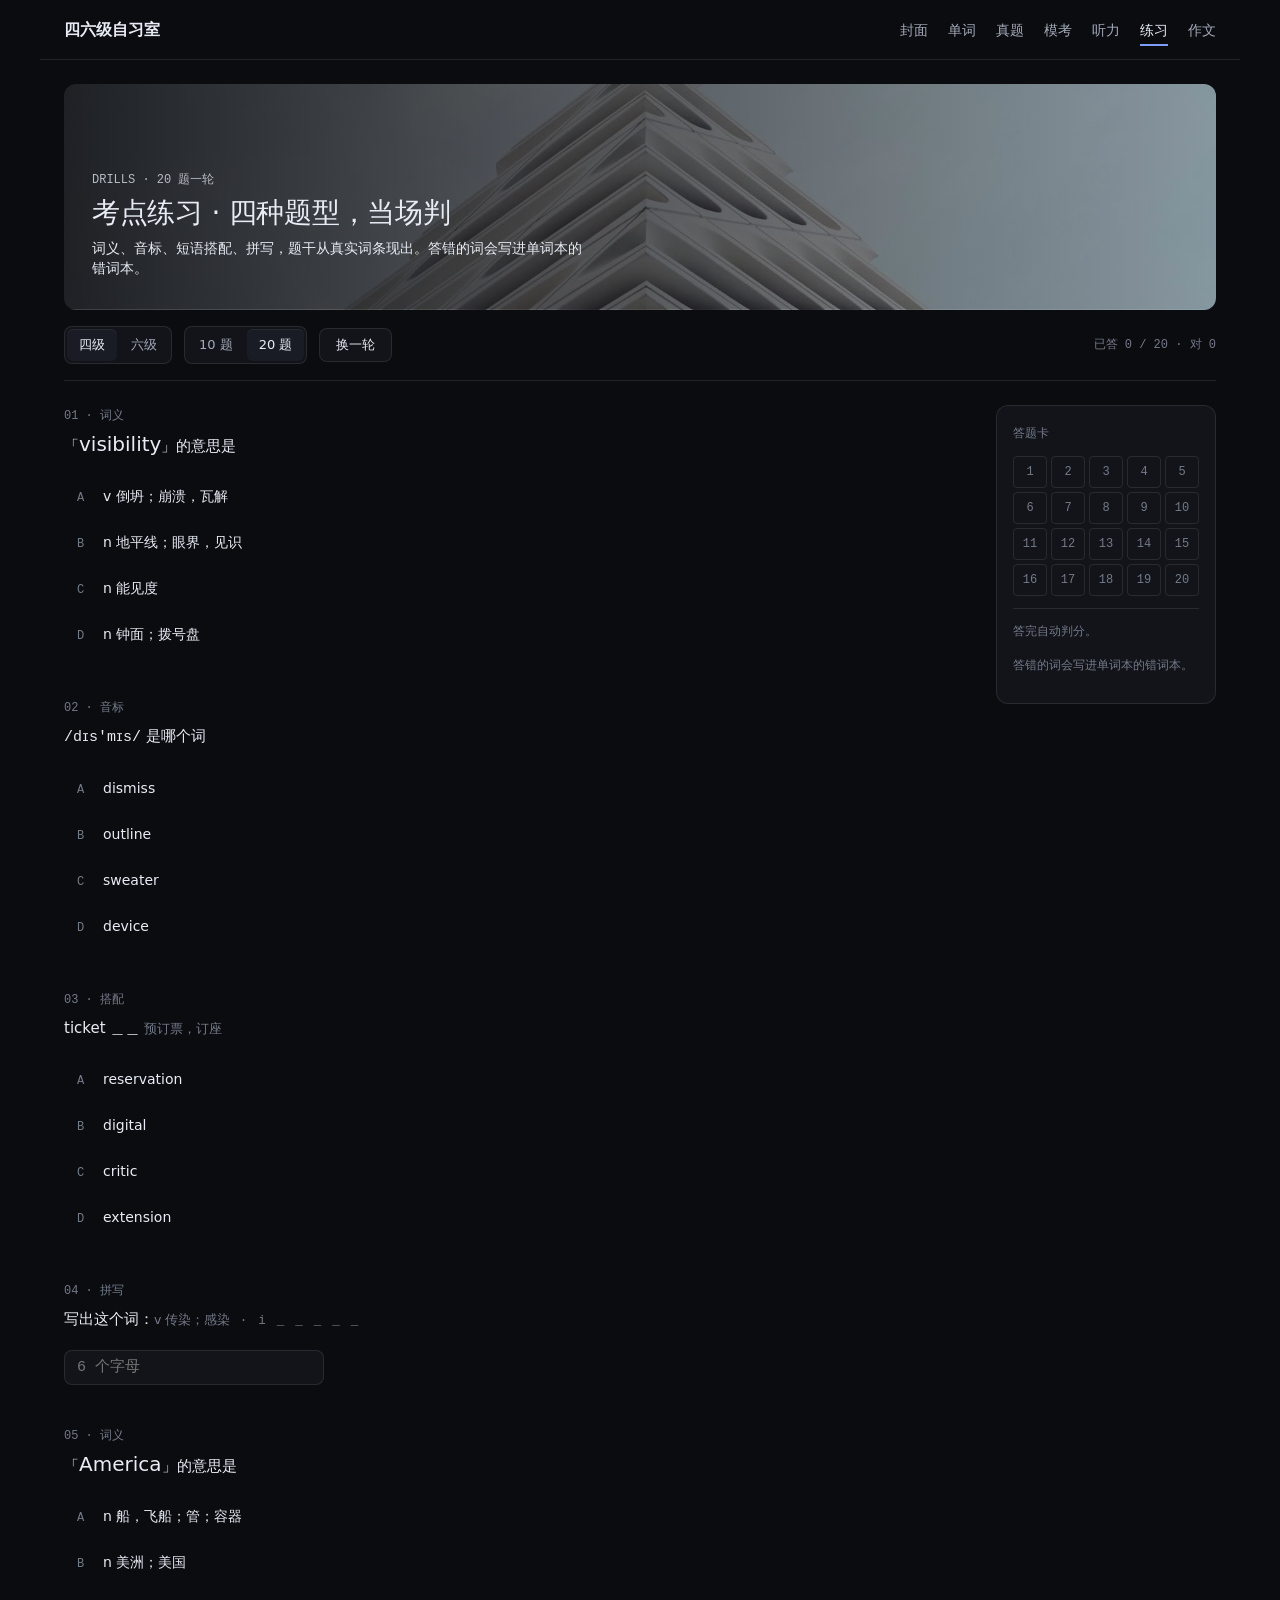
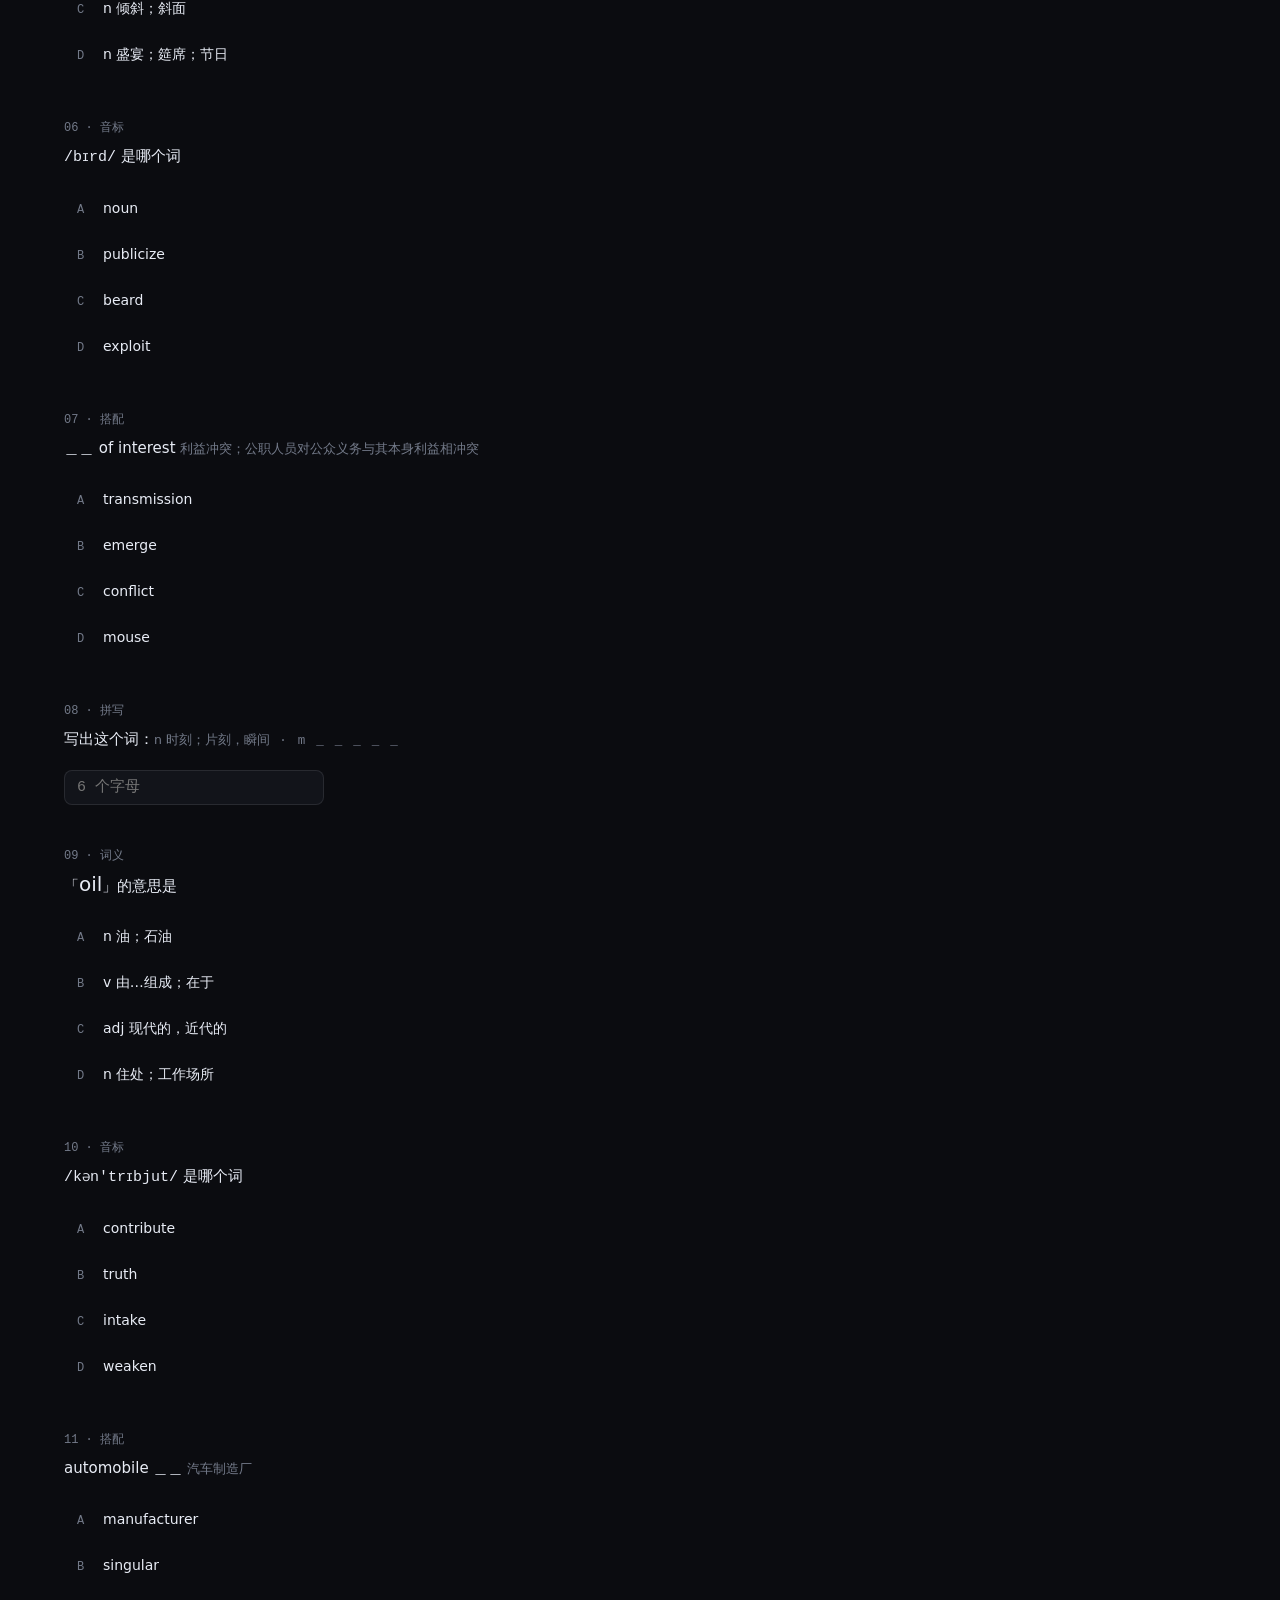
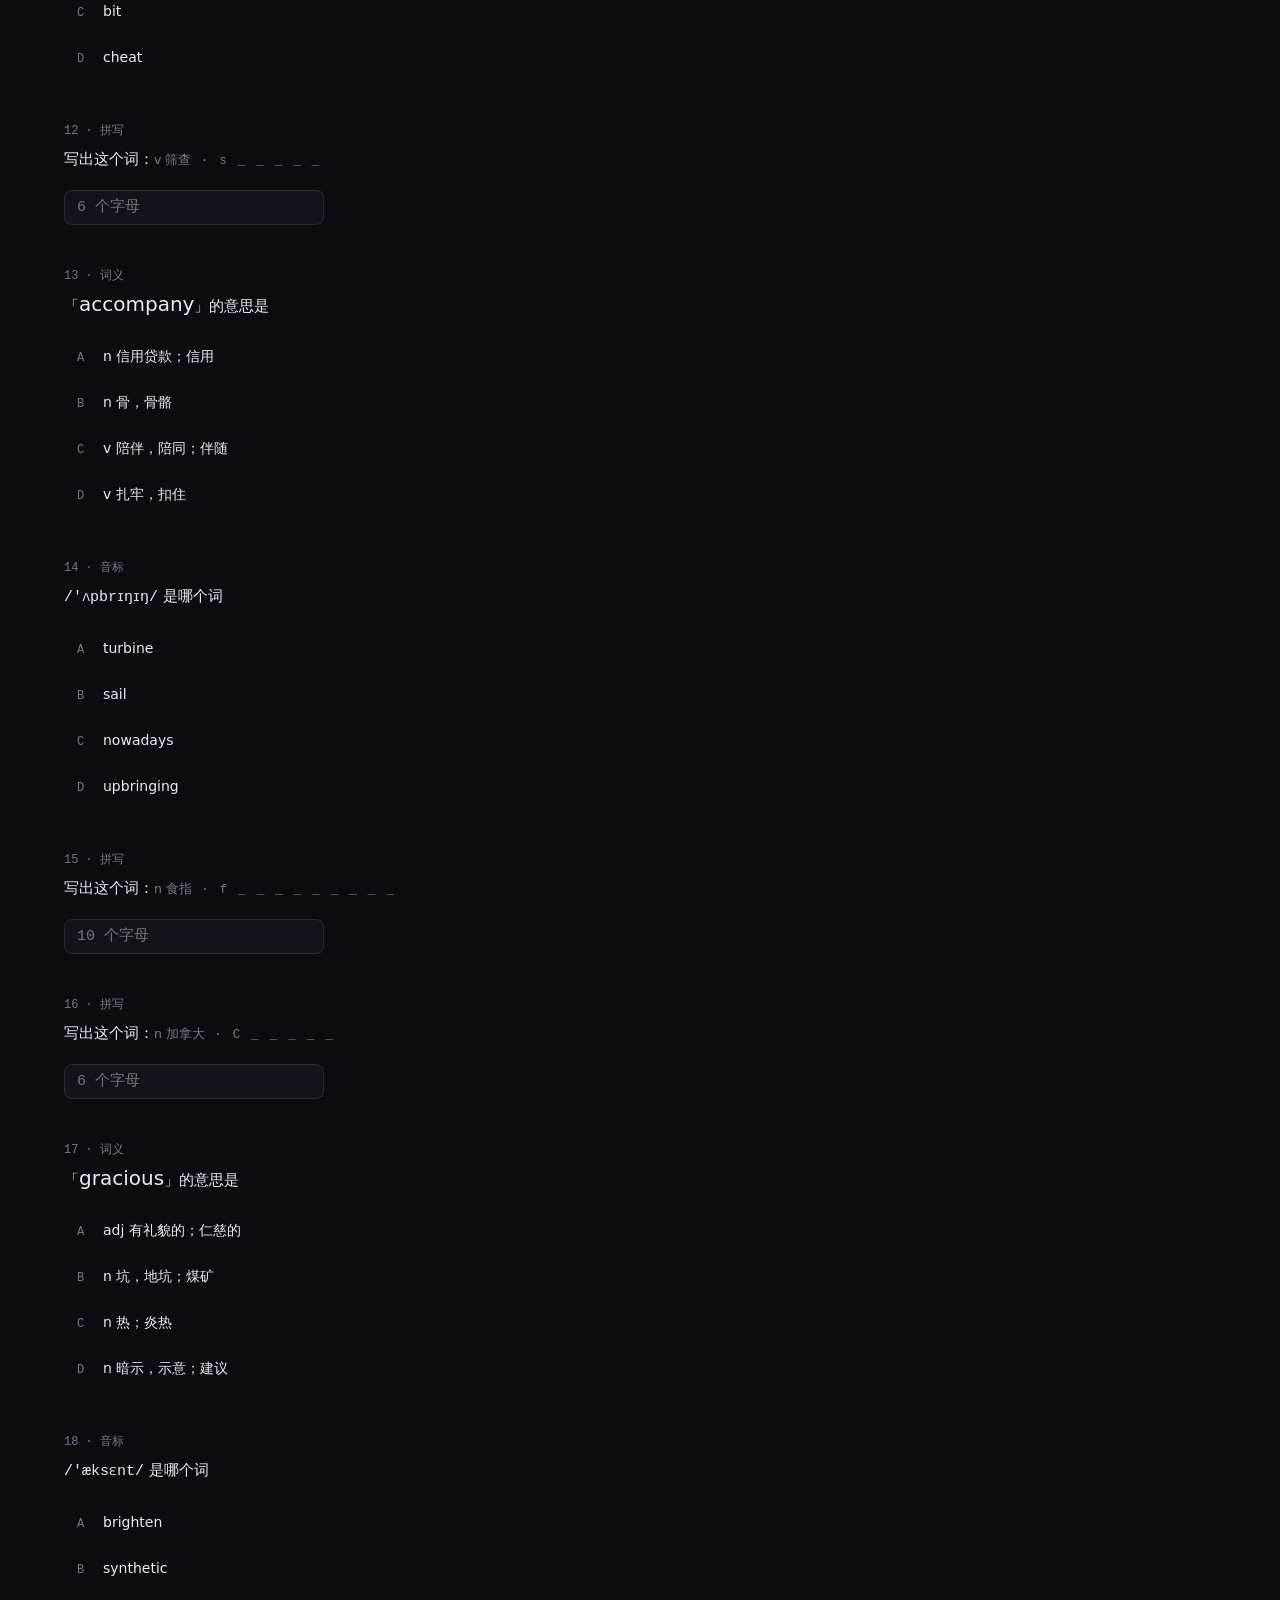
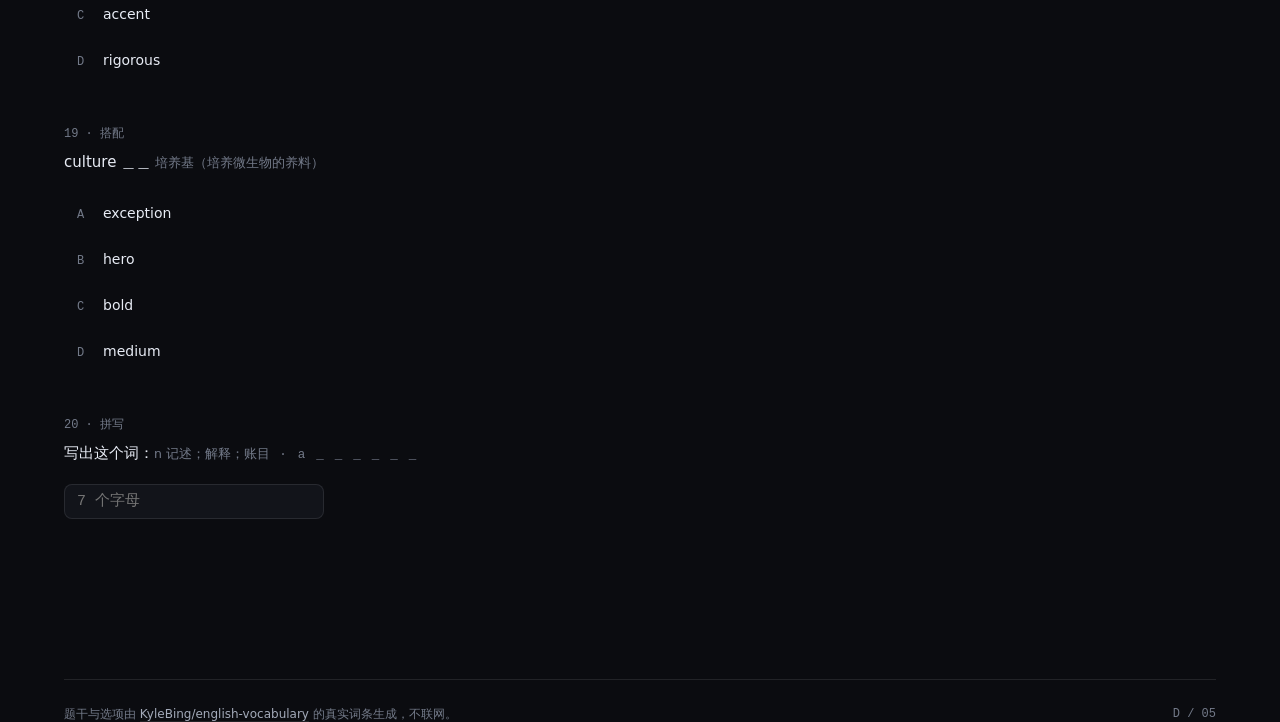
<file: quiz.html>
<!doctype html>
<html lang="zh-CN">
<head>
<meta charset="utf-8">
<meta name="viewport" content="width=device-width,initial-scale=1">
<title>考点练习 · 四六级自习室</title>
<meta name="description" content="四六级考点练习：词义、音标、短语搭配、拼写四类题，从真实词条出题，当场判分。">
<meta name="theme-color" content="#F3EEE2">
<link rel="icon" href="data:image/svg+xml,%3Csvg xmlns='http://www.w3.org/2000/svg' viewBox='0 0 32 32'%3E%3Crect width='32' height='32' fill='%23F3EEE2'/%3E%3Crect x='5.5' y='5.5' width='21' height='21' fill='none' stroke='%23A33A2C' stroke-width='2'/%3E%3Cpath d='M11 16h10M16 11v10' stroke='%231E1B16' stroke-width='1.5'/%3E%3C/svg%3E">
<link rel="stylesheet" href="assets/style.css">
</head>
<body>
<a class="skip" href="#main">跳到正文</a>

<header class="top wrap">
  <div class="brand">
    <b>四六级自习室</b>
    <span>DRILLS / 考点练习</span>
  </div>
  <nav class="nav">
    <a href="index.html"><i>01</i>封面</a>
    <a href="words.html"><i>02</i>单词</a>
    <a href="papers.html"><i>03</i>真题</a>
    <a href="exam.html"><i>04</i>模考</a>
    <a href="listen.html"><i>05</i>听力</a>
    <a href="quiz.html"><i>06</i>练习</a>
    <a href="write.html"><i>07</i>作文</a>
  </nav>
</header>

<main class="wrap" id="main">

  <section class="page-head has-img" style="background-image:linear-gradient(90deg,rgba(11,12,16,.9),rgba(11,12,16,.55) 60%,rgba(11,12,16,.3)),url(assets/banner-quiz.jpg);background-size:cover;background-position:center 42%" data-enter>
    <p class="caption">DRILLS · 20 题一轮</p>
    <h1 class="h4">考点练习 · 四种题型，当场判</h1>
    <p class="lead-s">词义、音标、短语搭配、拼写，题干从真实词条现出。答错的词会写进单词本的错词本。</p>
  </section>

  <div class="toolbar">
    <div class="seg" id="js-level">
      <button data-level="cet4">四级</button>
      <button data-level="cet6">六级</button>
    </div>
    <div class="seg" id="js-num">
      <button data-n="10">10 题</button>
      <button data-n="20" class="on">20 题</button>
    </div>
    <button class="btn" id="js-new">换一轮</button>
    <span class="spacer"></span>
    <span class="meta-line" id="js-status">还没开始</span>
  </div>

  <div class="qwrap">
    <div id="js-qs"></div>
    <aside class="sheet">
      <h4>答题卡</h4>
      <div class="cells" id="js-cells"></div>
      <div class="score" id="js-score">答完自动判分。</div>
      <p class="note" style="font-size:12px;margin-top:12px">答错的词会写进单词本的错词本。</p>
    </aside>
  </div>

  <footer>
    <p>题干与选项由 <a href="https://github.com/KyleBing/english-vocabulary" target="_blank" rel="noopener">KyleBing/english-vocabulary</a> 的真实词条生成，不联网。</p>
    <p class="mono">D / 05</p>
  </footer>
</main>

<script src="assets/app.js"></script>
<script src="assets/quiz.js"></script>
</body>
</html>
</file>
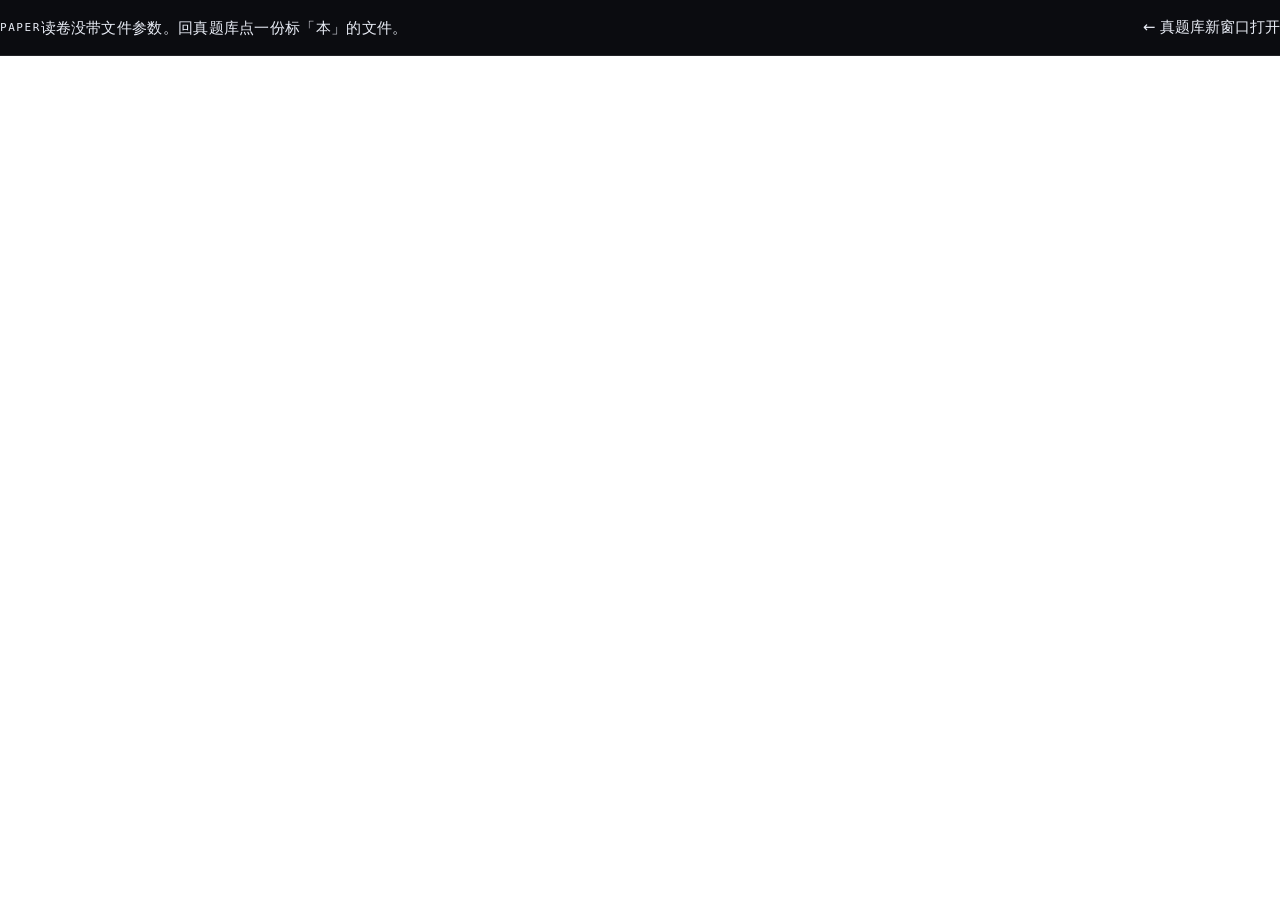
<file: viewer.html>
<!doctype html>
<html lang="zh-CN">
<head>
<meta charset="utf-8">
<meta name="viewport" content="width=device-width,initial-scale=1">
<title>读卷 · 四六级自习室</title>
<meta name="theme-color" content="#F3EEE2">
<link rel="icon" href="data:image/svg+xml,%3Csvg xmlns='http://www.w3.org/2000/svg' viewBox='0 0 32 32'%3E%3Crect width='32' height='32' fill='%23F3EEE2'/%3E%3Crect x='5.5' y='5.5' width='21' height='21' fill='none' stroke='%23A33A2C' stroke-width='2'/%3E%3Cpath d='M11 16h10M16 11v10' stroke='%231E1B16' stroke-width='1.5'/%3E%3C/svg%3E">
<link rel="stylesheet" href="assets/style.css">
<style>
  html,body{height:100%;margin:0;overflow:hidden;background:var(--bg);color:var(--ink);font-family:var(--sans)}
  .v-bar{
    height:56px;display:flex;align-items:center;gap:var(--s-200);
    padding:0 var(--s-300);border-bottom:1px solid var(--line);background:var(--bg);
  }
  .v-bar .k{font-family:var(--mono);font-size:11px;letter-spacing:.14em;color:var(--ink3);white-space:nowrap}
  .v-bar .t{font-size:var(--t-sm);line-height:var(--l-sm);overflow:hidden;text-overflow:ellipsis;white-space:nowrap}
  .v-bar .spacer{flex:1}
  .v-bar a{font-size:var(--t-sm);line-height:var(--l-sm);color:var(--ink2);border-bottom:1px solid transparent;white-space:nowrap}
  .v-bar a:hover{color:var(--lime);border-color:rgba(201,242,77,.5)}
  .v-main{height:calc(100% - 56px);position:relative;background:#fff}
  iframe{border:0;width:100%;height:100%;display:block}
  .v-hint{font-family:var(--kai);font-size:var(--t-xs);color:var(--ink3);letter-spacing:.02em}
  @media (max-width:760px){.v-hint{display:none}}
  @media (max-width:560px){
    .v-bar{padding:0 var(--s-200);gap:var(--s-100)}
    .v-bar .t{font-size:var(--t-xs)}
  }
</style>
</head>
<body>
<header class="v-bar">
  <span class="k" id="js-k">PAPER</span>
  <span class="t" id="js-t">读卷</span>
  <span class="v-hint" id="js-note">加载中…</span>
  <span class="spacer"></span>
  <a href="papers.html">← 真题库</a>
  <a id="js-open" href="#" target="_blank" rel="noopener">新窗口打开</a>
</header>
<main class="v-main" id="js-mount"></main>

<script>
(function () {
  var q = new URLSearchParams(location.search);
  var f = q.get('f') || '';
  var t = q.get('t') || '读卷';
  var k = q.get('k') || '';
  document.title = t + ' · 四六级自习室';
  document.getElementById('js-t').textContent = t;
  document.getElementById('js-k').textContent = k || 'PAPER';
  document.getElementById('js-open').href = f;

  var mount = document.getElementById('js-mount');
  var note = document.getElementById('js-note');
  if (!f) {
    note.textContent = '没带文件参数。回真题库点一份标「本」的文件。';
    return;
  }
  var fr = document.createElement('iframe');
  fr.src = f;
  fr.title = t;
  mount.appendChild(fr);
  var isPdf = /\.pdf$/i.test(f);
  note.textContent = isPdf
    ? 'PDF 打不开就点「新窗口打开」'
    : '本地参考答案';
})();
</script>
</body>
</html>
</file>
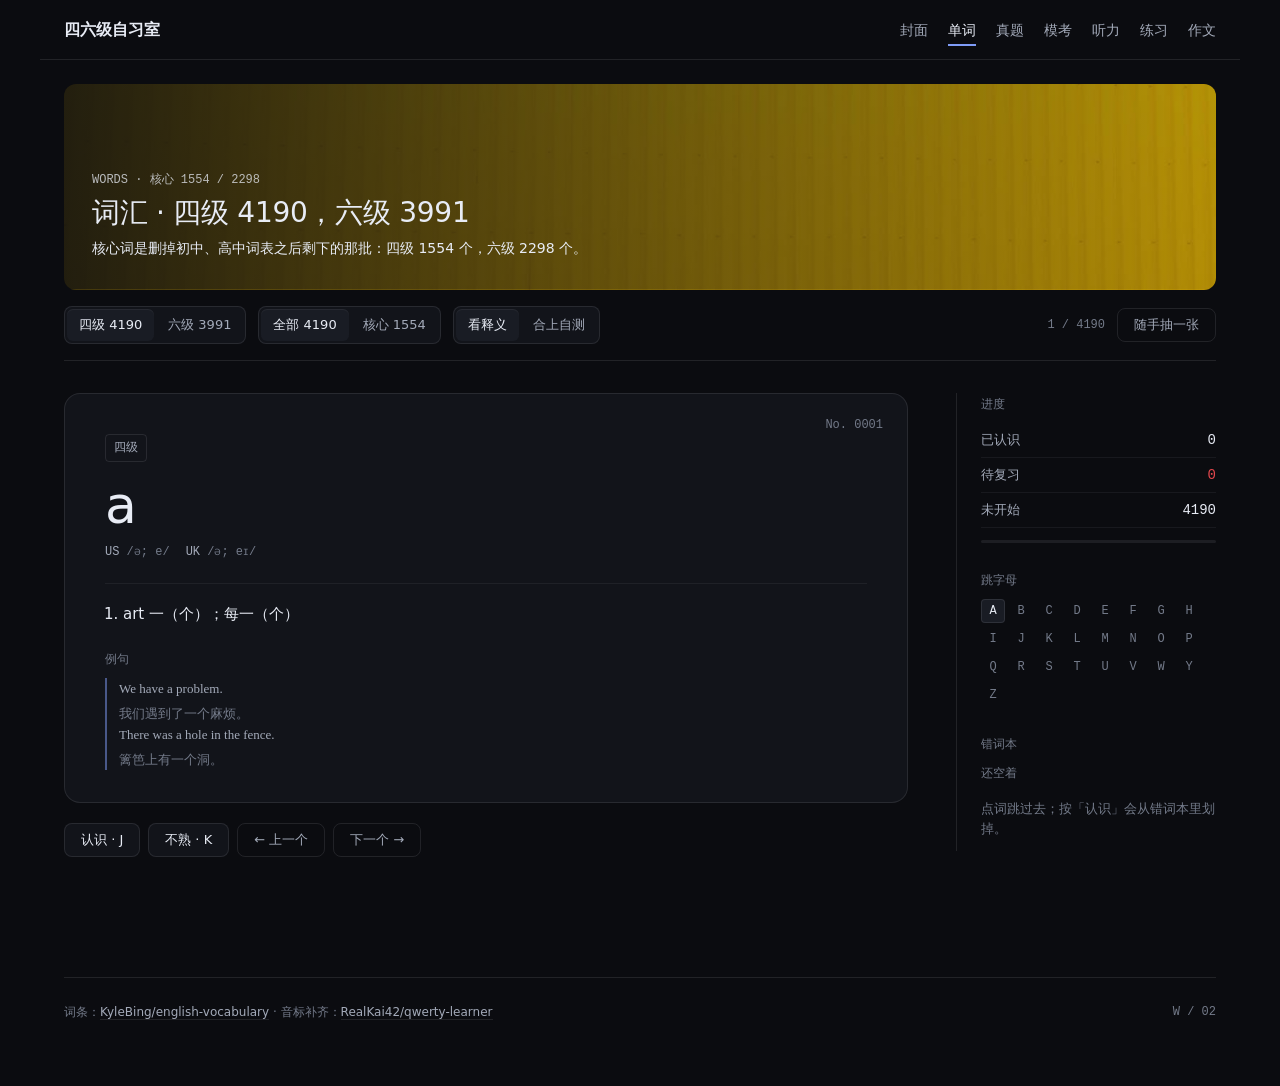
<file: words.html>
<!doctype html>
<html lang="zh-CN">
<head>
<meta charset="utf-8">
<meta name="viewport" content="width=device-width,initial-scale=1">
<title>单词本 · 四六级自习室</title>
<meta name="description" content="四六级单词本：四级 4190 词、六级 3991 词，含 1554 / 2298 个核心词，音标、例句、短语、自测与错词本。">
<meta name="theme-color" content="#F3EEE2">
<link rel="icon" href="data:image/svg+xml,%3Csvg xmlns='http://www.w3.org/2000/svg' viewBox='0 0 32 32'%3E%3Crect width='32' height='32' fill='%23F3EEE2'/%3E%3Crect x='5.5' y='5.5' width='21' height='21' fill='none' stroke='%23A33A2C' stroke-width='2'/%3E%3Cpath d='M11 16h10M16 11v10' stroke='%231E1B16' stroke-width='1.5'/%3E%3C/svg%3E">
<link rel="stylesheet" href="assets/style.css">
</head>
<body>
<a class="skip" href="#main">跳到正文</a>

<header class="top wrap">
  <div class="brand">
    <b>四六级自习室</b>
    <span>WORDS / 单词本</span>
  </div>
  <nav class="nav">
    <a href="index.html"><i>01</i>封面</a>
    <a href="words.html"><i>02</i>单词</a>
    <a href="papers.html"><i>03</i>真题</a>
    <a href="exam.html"><i>04</i>模考</a>
    <a href="listen.html"><i>05</i>听力</a>
    <a href="quiz.html"><i>06</i>练习</a>
    <a href="write.html"><i>07</i>作文</a>
  </nav>
  <div class="seal">耐烦</div>
</header>

<main class="wrap" id="main">

  <section class="page-head has-img" style="background-image:linear-gradient(90deg,rgba(11,12,16,.9),rgba(11,12,16,.55) 60%,rgba(11,12,16,.3)),url(assets/banner-words.jpg);background-size:cover;background-position:center 42%" data-enter>
    <p class="caption">WORDS · 核心 1554 / 2298</p>
    <h1 class="h4">词汇 · 四级 4190，六级 3991</h1>
    <p class="lead-s">核心词是删掉初中、高中词表之后剩下的那批：四级 1554 个，六级 2298 个。</p>
  </section>

  <div class="toolbar">
    <div class="seg" id="js-level">
      <button data-level="cet4">四级 4190</button>
      <button data-level="cet6">六级 3991</button>
    </div>
    <div class="seg" id="js-scope">
      <button data-scope="all">全部</button>
      <button data-scope="core">核心</button>
    </div>
    <div class="seg" id="js-mode">
      <button data-mode="read">看释义</button>
      <button data-mode="test">合上自测</button>
    </div>
    <span class="spacer"></span>
    <span class="meta-line" id="js-pos">— / —</span>
    <button class="btn ghost" id="js-shuffle">随手抽一张</button>
  </div>

  <div class="study">
    <div>
      <article class="wordcard" id="js-card">
        <div class="idx" id="js-idx">No. 0001</div>
        <span class="lv" id="js-lv">四级</span>
        <div class="word" id="js-word">loading</div>
        <div class="phon" id="js-phon"></div>
        <div class="mean" id="js-mean"></div>
        <div class="detail" id="js-detail"></div>
        <div class="hidden-veil" id="js-veil" hidden>
          <b>先想一想它是什么意思</b>
          <span>点击揭开 · SPACE</span>
        </div>
      </article>

      <div class="actions">
        <button class="btn" id="js-know">认识 · J</button>
        <button class="btn" id="js-again">不熟 · K</button>
        <button class="btn ghost" id="js-prev">← 上一个</button>
        <button class="btn ghost" id="js-next">下一个 →</button>
        <span class="hint" id="js-hint"></span>
      </div>
    </div>

    <aside class="side">
      <h4>进度</h4>
      <div class="stat"><span>已认识</span><b id="js-know-n">0</b></div>
      <div class="stat"><span>待复习</span><b class="red" id="js-again-n">0</b></div>
      <div class="stat"><span>未开始</span><b id="js-left-n">0</b></div>
      <div class="bar" style="margin-top:12px"><i id="js-prog"></i></div>

      <h4 style="margin-top:26px">跳字母</h4>
      <div class="letters" id="js-letters"></div>

      <h4 style="margin-top:26px">错词本</h4>
      <div class="names" id="js-names"><span style="border:0;padding:0;color:var(--ink-3)">还空着</span></div>
      <p class="note" style="font-size:12.5px;margin-top:14px">点词跳过去；按「认识」会从错词本里划掉。</p>
    </aside>
  </div>

  <footer>
    <p>
      词条：<a href="https://github.com/KyleBing/english-vocabulary" target="_blank" rel="noopener">KyleBing/english-vocabulary</a> ·
      音标补齐：<a href="https://github.com/RealKai42/qwerty-learner" target="_blank" rel="noopener">RealKai42/qwerty-learner</a>
    </p>
    <p class="mono">W / 02</p>
  </footer>
</main>

<script src="assets/app.js"></script>
<script src="data/core.js"></script>
<script src="assets/words.js"></script>
</body>
</html>
</file>
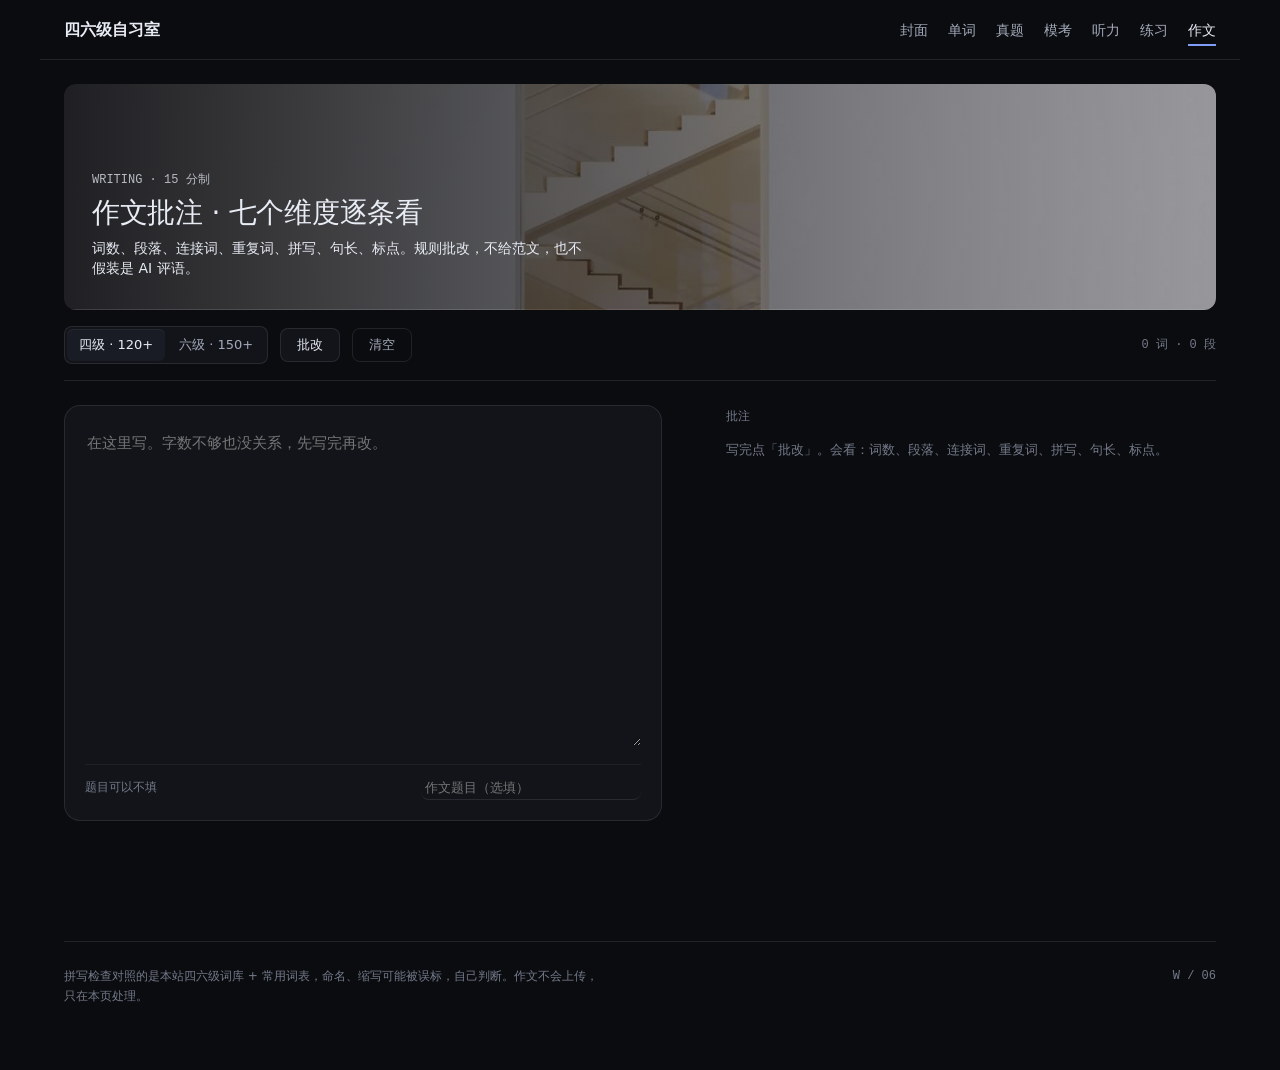
<file: write.html>
<!doctype html>
<html lang="zh-CN">
<head>
<meta charset="utf-8">
<meta name="viewport" content="width=device-width,initial-scale=1">
<title>作文 · 四六级自习室</title>
<meta name="description" content="四六级作文批注：词数、段落、连接词、重复词、拼写、句长、标点，规则批改，15 分制。">
<meta name="theme-color" content="#F3EEE2">
<link rel="icon" href="data:image/svg+xml,%3Csvg xmlns='http://www.w3.org/2000/svg' viewBox='0 0 32 32'%3E%3Crect width='32' height='32' fill='%23F3EEE2'/%3E%3Crect x='5.5' y='5.5' width='21' height='21' fill='none' stroke='%23A33A2C' stroke-width='2'/%3E%3Cpath d='M11 16h10M16 11v10' stroke='%231E1B16' stroke-width='1.5'/%3E%3C/svg%3E">
<link rel="stylesheet" href="assets/style.css">
</head>
<body>
<a class="skip" href="#main">跳到正文</a>

<header class="top wrap">
  <div class="brand">
    <b>四六级自习室</b>
    <span>WRITING / 作文</span>
  </div>
  <nav class="nav">
    <a href="index.html"><i>01</i>封面</a>
    <a href="words.html"><i>02</i>单词</a>
    <a href="papers.html"><i>03</i>真题</a>
    <a href="exam.html"><i>04</i>模考</a>
    <a href="listen.html"><i>05</i>听力</a>
    <a href="quiz.html"><i>06</i>练习</a>
    <a href="write.html"><i>07</i>作文</a>
  </nav>
</header>

<main class="wrap" id="main">

  <section class="page-head has-img" style="background-image:linear-gradient(90deg,rgba(11,12,16,.9),rgba(11,12,16,.55) 60%,rgba(11,12,16,.3)),url(assets/banner-write.jpg);background-size:cover;background-position:center 42%" data-enter>
    <p class="caption">WRITING · 15 分制</p>
    <h1 class="h4">作文批注 · 七个维度逐条看</h1>
    <p class="lead-s">词数、段落、连接词、重复词、拼写、句长、标点。规则批改，不给范文，也不假装是 AI 评语。</p>
  </section>

  <div class="toolbar">
    <div class="seg" id="js-level">
      <button data-level="cet4">四级 · 120+</button>
      <button data-level="cet6">六级 · 150+</button>
    </div>
    <button class="btn" id="js-check">批改</button>
    <button class="btn ghost" id="js-clear">清空</button>
    <span class="spacer"></span>
    <span class="meta-line" id="js-count">0 词 · 0 段</span>
  </div>

  <div class="essay-wrap">
    <div>
      <div class="paper-sheet">
        <textarea id="js-text" spellcheck="false" placeholder="在这里写。字数不够也没关系，先写完再改。"></textarea>
        <div class="tools">
          <span class="count" id="js-tip">题目可以不填</span>
          <span class="spacer"></span>
          <input id="js-title" placeholder="作文题目（选填）"
            style="border:0;border-bottom:1px solid var(--line);background:transparent;font-family:var(--serif);font-size:13px;color:var(--ink);outline:none;padding:3px 4px;width:220px">
        </div>
      </div>
    </div>

    <aside class="marks">
      <div class="bigscore" id="js-score" hidden><b>—</b><span>分 / 15</span></div>
      <h4>批注</h4>
      <div id="js-marks">
        <p class="note" style="font-size:13px">写完点「批改」。会看：词数、段落、连接词、重复词、拼写、句长、标点。</p>
      </div>
    </aside>
  </div>

  <footer>
    <p>拼写检查对照的是本站四六级词库 + 常用词表，命名、缩写可能被误标，自己判断。作文不会上传，只在本页处理。</p>
    <p class="mono">W / 06</p>
  </footer>
</main>

<script src="assets/app.js"></script>
<script src="assets/write.js"></script>
</body>
</html>
</file>
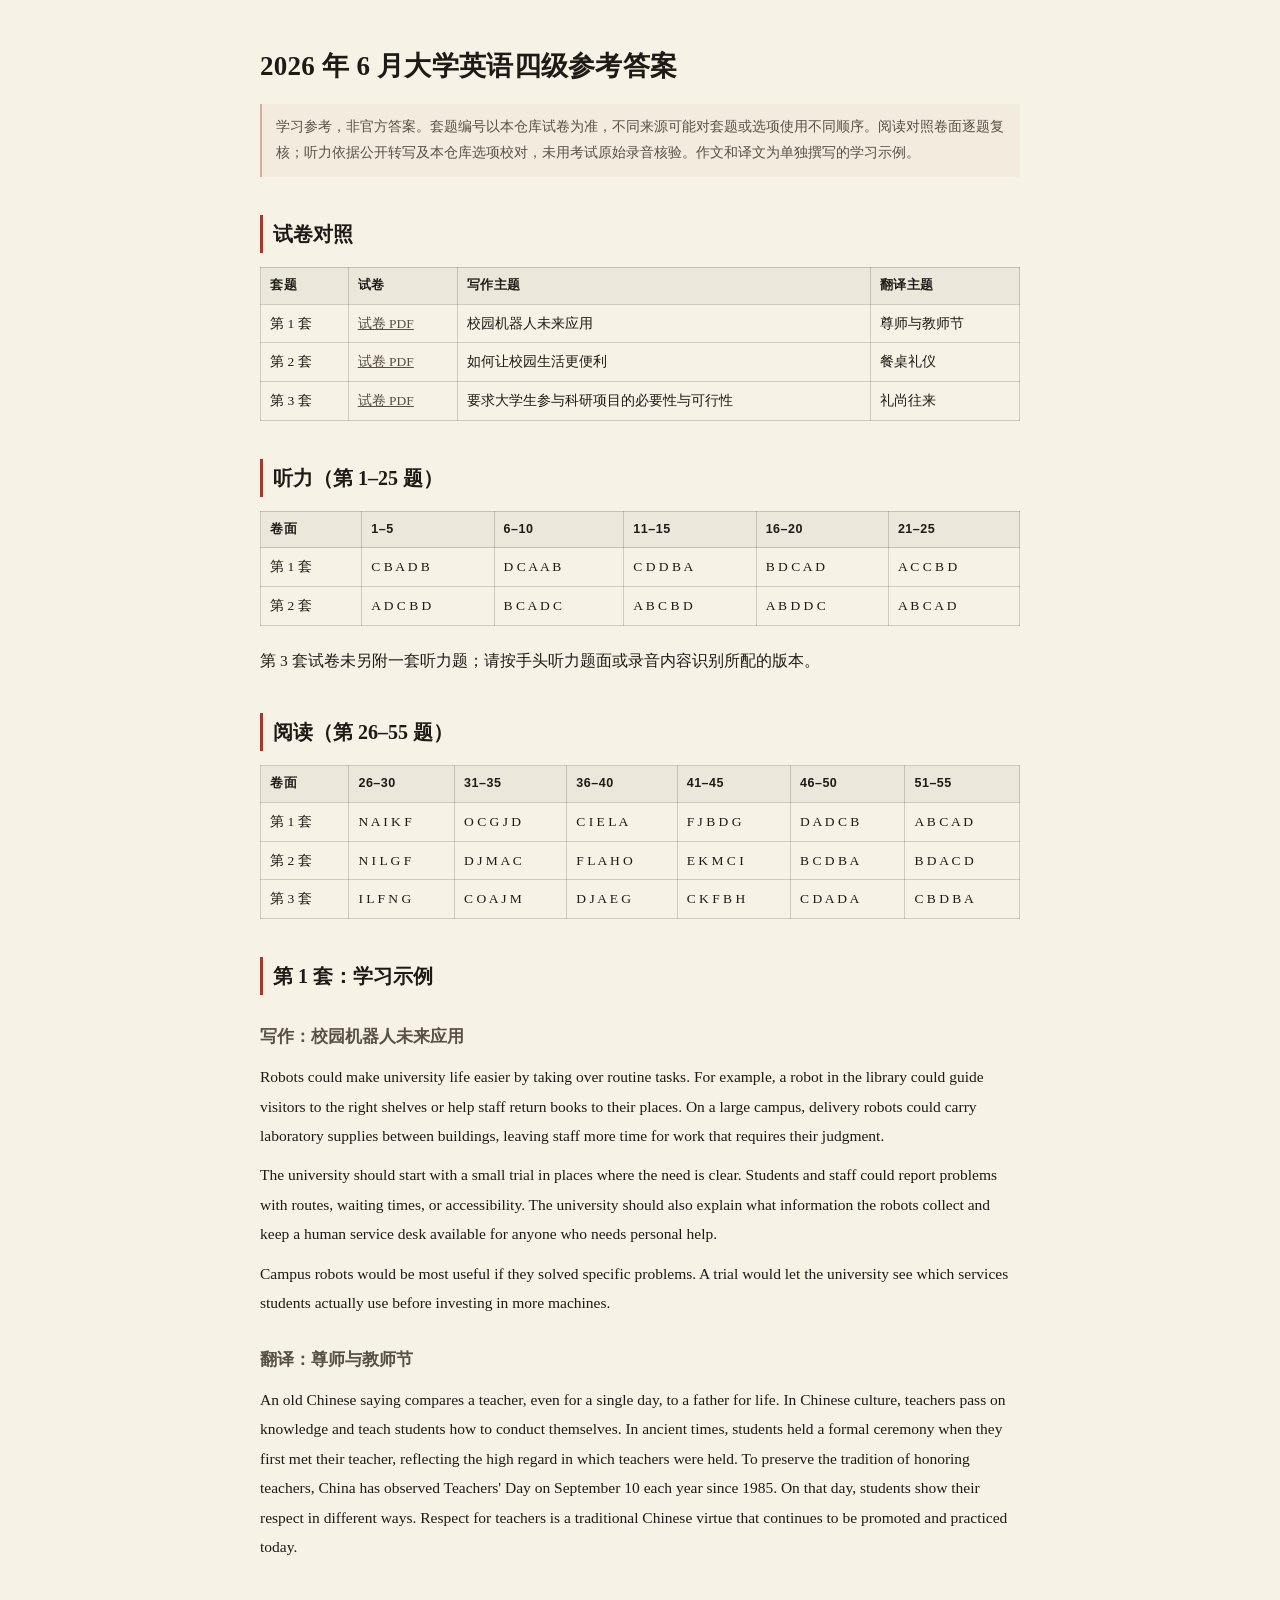
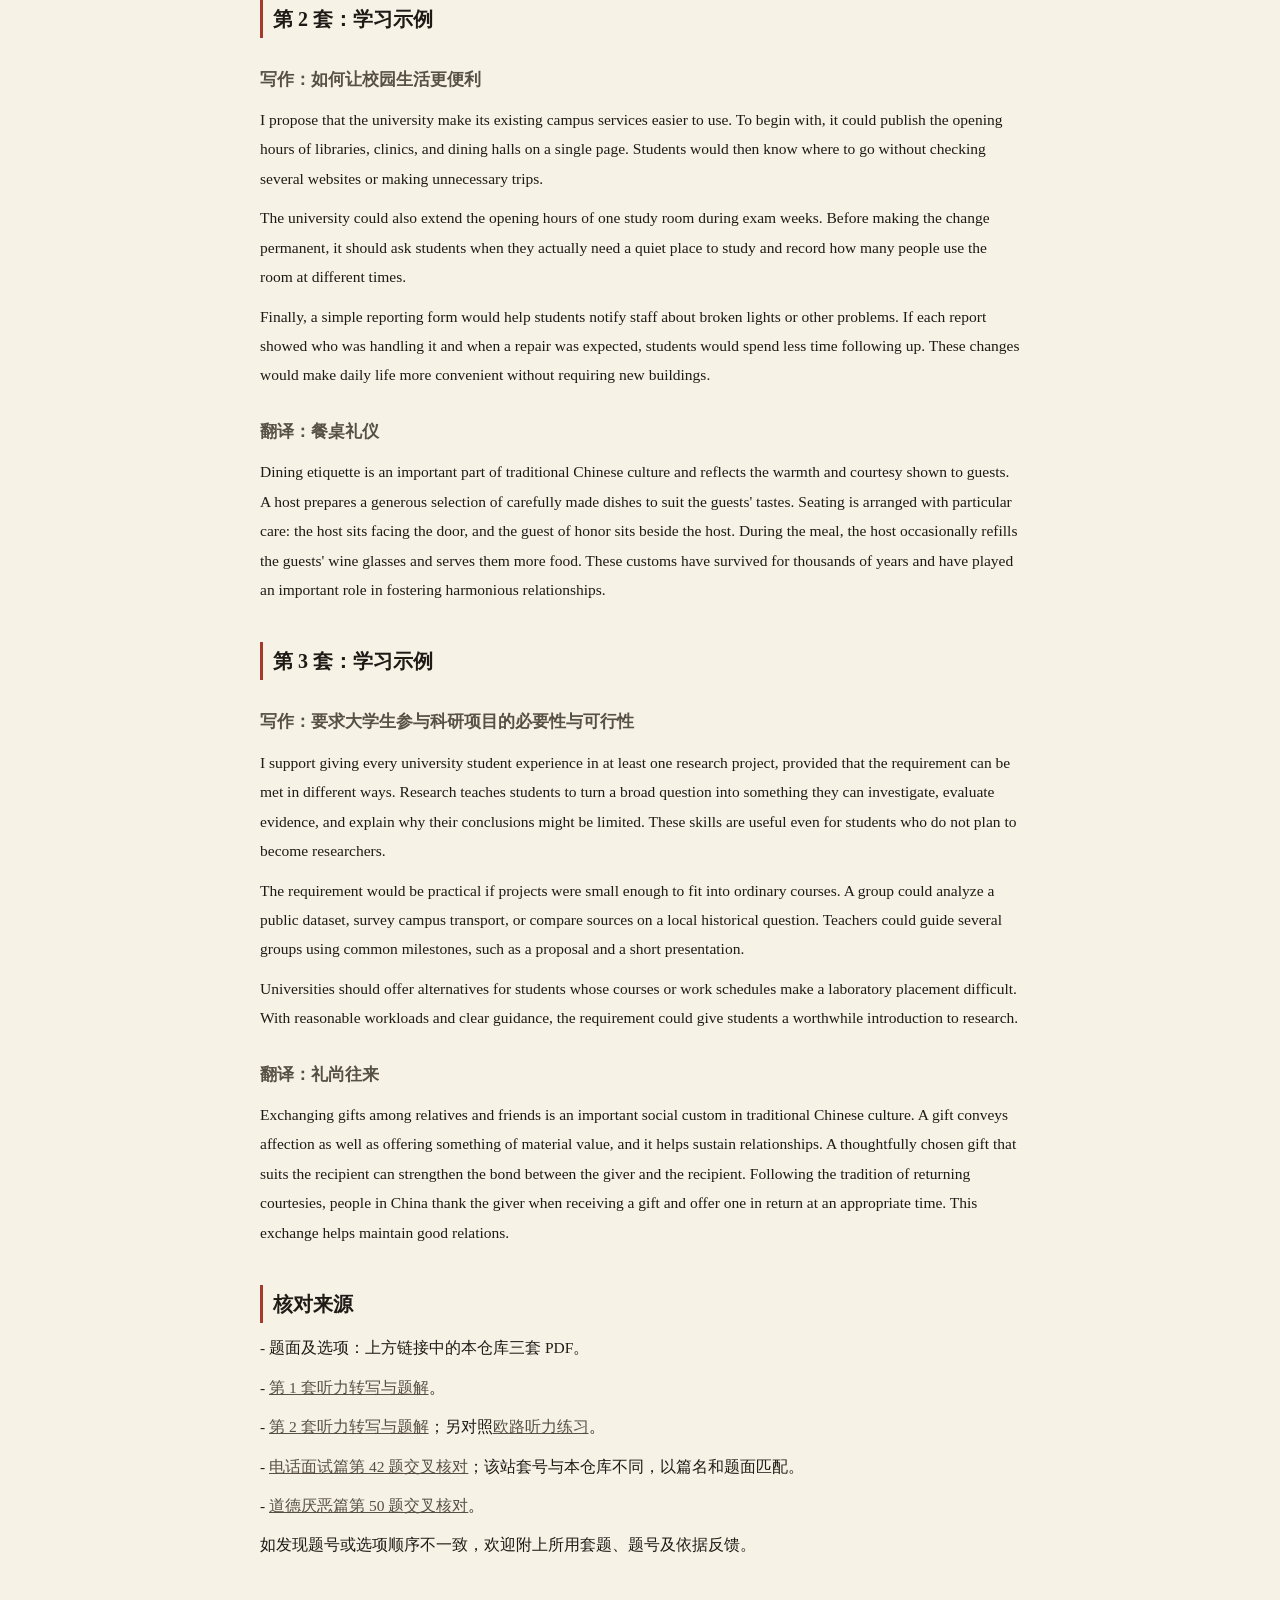
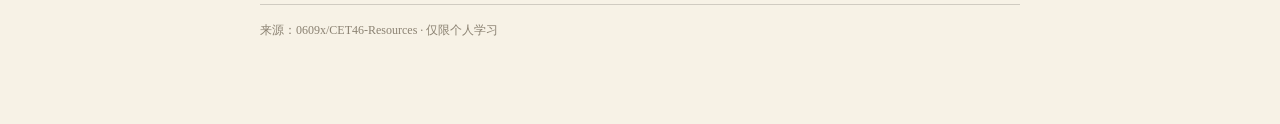
<file: data/papers_local/cet4/2026.06/2026年6月四级参考答案（卷面对照校对版）.html>
<!doctype html><html lang="zh-CN"><head><meta charset="utf-8">
<meta name="viewport" content="width=device-width,initial-scale=1"><title>2026 年 6 月大学英语四级参考答案</title>
<style>
:root{--paper:#F7F2E6;--ink:#1E1B16;--ink2:#575044;--ink3:#8B8272;--red:#A33A2C;--line:rgba(30,27,22,.18)}
*{box-sizing:border-box}
body{margin:0;background:var(--paper);color:var(--ink);font-family:"Songti SC","STSong",SimSun,serif;font-size:15.5px;line-height:1.9;padding:48px 32px 72px}
.doc{max-width:760px;margin:0 auto}
h1{font-size:27px;line-height:1.4;margin:0 0 18px;font-weight:600;letter-spacing:.01em}
h2{font-size:20px;margin:38px 0 10px;font-weight:600;border-left:3px solid var(--red);padding-left:10px}
h3{font-size:16.5px;margin:26px 0 8px;font-weight:600;color:var(--ink2)}
p{margin:10px 0}
blockquote{margin:16px 0;padding:10px 14px;border-left:2px solid rgba(163,58,44,.35);color:var(--ink2);font-size:14px;background:rgba(163,58,44,.035)}
table{border-collapse:collapse;width:100%;margin:14px 0 20px;font-size:13.5px}
th,td{border:1px solid var(--line);padding:6px 9px;text-align:left;vertical-align:top}
th{background:rgba(30,27,22,.05);font-weight:600;font-family:"PingFang SC",sans-serif;font-size:12.5px;letter-spacing:.04em}
a{color:var(--ink2)}
strong{font-weight:600}
hr{border:0;border-top:1px solid var(--line);margin:28px 0}
code{font-family:Consolas,monospace;font-size:13px;background:rgba(30,27,22,.06);padding:1px 4px}
.foot{margin-top:44px;padding-top:14px;border-top:1px solid var(--line);font-size:12px;color:var(--ink3);font-family:"Kaiti SC",KaiTi,serif}
</style></head><body><div class="doc"><h1>2026 年 6 月大学英语四级参考答案</h1>
<blockquote>学习参考，非官方答案。套题编号以本仓库试卷为准，不同来源可能对套题或选项使用不同顺序。阅读对照卷面逐题复核；听力依据公开转写及本仓库选项校对，未用考试原始录音核验。作文和译文为单独撰写的学习示例。</blockquote>
<h2>试卷对照</h2>
<table><thead><tr><th>套题</th><th>试卷</th><th>写作主题</th><th>翻译主题</th></tr></thead><tbody><tr><td>第 1 套</td><td><a href="https://github.com/0609x/CET46-Resources/blob/9258be8df3cec2bc733a0033755bf03e7a36ea38/%E5%9B%9B%E7%BA%A7%E7%9C%9F%E9%A2%98/2026.06/%E7%9C%9F%E9%A2%98PDF/cet4_2026_06_1.pdf" target="_blank" rel="noopener">试卷 PDF</a></td><td>校园机器人未来应用</td><td>尊师与教师节</td></tr><tr><td>第 2 套</td><td><a href="https://github.com/0609x/CET46-Resources/blob/9258be8df3cec2bc733a0033755bf03e7a36ea38/%E5%9B%9B%E7%BA%A7%E7%9C%9F%E9%A2%98/2026.06/%E7%9C%9F%E9%A2%98PDF/cet4_2026_06_2.pdf" target="_blank" rel="noopener">试卷 PDF</a></td><td>如何让校园生活更便利</td><td>餐桌礼仪</td></tr><tr><td>第 3 套</td><td><a href="https://github.com/0609x/CET46-Resources/blob/9258be8df3cec2bc733a0033755bf03e7a36ea38/%E5%9B%9B%E7%BA%A7%E7%9C%9F%E9%A2%98/2026.06/%E7%9C%9F%E9%A2%98PDF/cet4_2026_06_3.pdf" target="_blank" rel="noopener">试卷 PDF</a></td><td>要求大学生参与科研项目的必要性与可行性</td><td>礼尚往来</td></tr></tbody></table>
<h2>听力（第 1–25 题）</h2>
<table><thead><tr><th>卷面</th><th>1–5</th><th>6–10</th><th>11–15</th><th>16–20</th><th>21–25</th></tr></thead><tbody><tr><td>第 1 套</td><td>C B A D B</td><td>D C A A B</td><td>C D D B A</td><td>B D C A D</td><td>A C C B D</td></tr><tr><td>第 2 套</td><td>A D C B D</td><td>B C A D C</td><td>A B C B D</td><td>A B D D C</td><td>A B C A D</td></tr></tbody></table>
<p>第 3 套试卷未另附一套听力题；请按手头听力题面或录音内容识别所配的版本。</p>
<h2>阅读（第 26–55 题）</h2>
<table><thead><tr><th>卷面</th><th>26–30</th><th>31–35</th><th>36–40</th><th>41–45</th><th>46–50</th><th>51–55</th></tr></thead><tbody><tr><td>第 1 套</td><td>N A I K F</td><td>O C G J D</td><td>C I E L A</td><td>F J B D G</td><td>D A D C B</td><td>A B C A D</td></tr><tr><td>第 2 套</td><td>N I L G F</td><td>D J M A C</td><td>F L A H O</td><td>E K M C I</td><td>B C D B A</td><td>B D A C D</td></tr><tr><td>第 3 套</td><td>I L F N G</td><td>C O A J M</td><td>D J A E G</td><td>C K F B H</td><td>C D A D A</td><td>C B D B A</td></tr></tbody></table>
<h2>第 1 套：学习示例</h2>
<h3>写作：校园机器人未来应用</h3>
<p>Robots could make university life easier by taking over routine tasks. For example, a robot in the library could guide visitors to the right shelves or help staff return books to their places. On a large campus, delivery robots could carry laboratory supplies between buildings, leaving staff more time for work that requires their judgment.</p>
<p>The university should start with a small trial in places where the need is clear. Students and staff could report problems with routes, waiting times, or accessibility. The university should also explain what information the robots collect and keep a human service desk available for anyone who needs personal help.</p>
<p>Campus robots would be most useful if they solved specific problems. A trial would let the university see which services students actually use before investing in more machines.</p>
<h3>翻译：尊师与教师节</h3>
<p>An old Chinese saying compares a teacher, even for a single day, to a father for life. In Chinese culture, teachers pass on knowledge and teach students how to conduct themselves. In ancient times, students held a formal ceremony when they first met their teacher, reflecting the high regard in which teachers were held. To preserve the tradition of honoring teachers, China has observed Teachers&#x27; Day on September 10 each year since 1985. On that day, students show their respect in different ways. Respect for teachers is a traditional Chinese virtue that continues to be promoted and practiced today.</p>
<h2>第 2 套：学习示例</h2>
<h3>写作：如何让校园生活更便利</h3>
<p>I propose that the university make its existing campus services easier to use. To begin with, it could publish the opening hours of libraries, clinics, and dining halls on a single page. Students would then know where to go without checking several websites or making unnecessary trips.</p>
<p>The university could also extend the opening hours of one study room during exam weeks. Before making the change permanent, it should ask students when they actually need a quiet place to study and record how many people use the room at different times.</p>
<p>Finally, a simple reporting form would help students notify staff about broken lights or other problems. If each report showed who was handling it and when a repair was expected, students would spend less time following up. These changes would make daily life more convenient without requiring new buildings.</p>
<h3>翻译：餐桌礼仪</h3>
<p>Dining etiquette is an important part of traditional Chinese culture and reflects the warmth and courtesy shown to guests. A host prepares a generous selection of carefully made dishes to suit the guests&#x27; tastes. Seating is arranged with particular care: the host sits facing the door, and the guest of honor sits beside the host. During the meal, the host occasionally refills the guests&#x27; wine glasses and serves them more food. These customs have survived for thousands of years and have played an important role in fostering harmonious relationships.</p>
<h2>第 3 套：学习示例</h2>
<h3>写作：要求大学生参与科研项目的必要性与可行性</h3>
<p>I support giving every university student experience in at least one research project, provided that the requirement can be met in different ways. Research teaches students to turn a broad question into something they can investigate, evaluate evidence, and explain why their conclusions might be limited. These skills are useful even for students who do not plan to become researchers.</p>
<p>The requirement would be practical if projects were small enough to fit into ordinary courses. A group could analyze a public dataset, survey campus transport, or compare sources on a local historical question. Teachers could guide several groups using common milestones, such as a proposal and a short presentation.</p>
<p>Universities should offer alternatives for students whose courses or work schedules make a laboratory placement difficult. With reasonable workloads and clear guidance, the requirement could give students a worthwhile introduction to research.</p>
<h3>翻译：礼尚往来</h3>
<p>Exchanging gifts among relatives and friends is an important social custom in traditional Chinese culture. A gift conveys affection as well as offering something of material value, and it helps sustain relationships. A thoughtfully chosen gift that suits the recipient can strengthen the bond between the giver and the recipient. Following the tradition of returning courtesies, people in China thank the giver when receiving a gift and offer one in return at an appropriate time. This exchange helps maintain good relations.</p>
<h2>核对来源</h2>
<p>- 题面及选项：上方链接中的本仓库三套 PDF。</p>
<p>- <a href="https://english-exam.lazynote.cn/cet4/sections/listening/2026-06-1/" target="_blank" rel="noopener">第 1 套听力转写与题解</a>。</p>
<p>- <a href="https://english-exam.lazynote.cn/cet4/sections/listening/2026-06-2/" target="_blank" rel="noopener">第 2 套听力转写与题解</a>；另对照<a href="https://dict.eudic.net/Examination/CetExam?mediaid=5898555d-8b20-11f1-813d-005056866eda" target="_blank" rel="noopener">欧路听力练习</a>。</p>
<p>- <a href="https://cet4-6.xdf.cn/202606/15231792.html" target="_blank" rel="noopener">电话面试篇第 42 题交叉核对</a>；该站套号与本仓库不同，以篇名和题面匹配。</p>
<p>- <a href="https://english-exam.lazynote.cn/cet4/sections/2026-06-3/part3-section-c-1/" target="_blank" rel="noopener">道德厌恶篇第 50 题交叉核对</a>。</p>
<p>如发现题号或选项顺序不一致，欢迎附上所用套题、题号及依据反馈。</p>
<p class="foot">来源：0609x/CET46-Resources · 仅限个人学习</p></div></body></html>
</file>
<file: assets/style.css>
/* 四六级自习室 — unslop 版
   方向：夜里的自习室（暖灰石墨 + 台灯琥珀），精确、安静、只留一个亮点。
   规则：4px 网格；一套中性色 + 一个强调色；无渐变文字、无光晕、无霓虹边；
   圆角按层级 4/8/12/16；动效一条曲线，只动颜色与 transform。 */

:root{
  /* 暖中性（world: 纸、台灯、夜间自习室） */
  --bg:#0b0c10;
  --surface:#12141a;
  --raised:#191c24;
  --line:rgba(232,236,245,.10);
  --line-soft:rgba(232,236,245,.06);
  --ink:#e8ecf5;
  --ink-2:#a3aab9;
  --ink-3:#737a89;

  /* 一个强调色：台灯琥珀 */
  --accent:#7f9cf7;
  --accent-ink:#0a0c12;
  --good:#4cc38a;
  --bad:#e5484d;

  --r-tag:4px; --r-ctl:8px; --r-card:12px; --r-panel:16px;

  --s1:4px; --s2:8px; --s3:12px; --s4:16px; --s5:20px; --s6:24px;
  --s8:32px; --s10:40px; --s12:48px; --s16:64px; --s20:80px; --s24:96px; --s32:128px;

  --t-12:12px; --t-13:13px; --t-14:14px; --t-15:15px; --t-18:18px;
  --t-20:20px; --t-28:28px; --t-36:36px; --t-56:56px;

  --ease:cubic-bezier(.22,1,.36,1);
  --fast:160ms; --slow:400ms;

  --sans:"PingFang SC","HarmonyOS Sans SC","Hiragino Sans GB","Microsoft YaHei",system-ui,-apple-system,sans-serif;
  --mono:ui-monospace,"JetBrains Mono","SF Mono","Cascadia Mono",Consolas,monospace;
  --serif:"Iowan Old Style",Georgia,"Times New Roman",serif;
}

*{box-sizing:border-box}
html{-webkit-text-size-adjust:100%;scroll-behavior:smooth}
body{
  margin:0;background:var(--bg);color:var(--ink);
  font-family:var(--sans);font-size:var(--t-15);line-height:22px;
  -webkit-font-smoothing:antialiased;overflow-x:hidden;
}
.wrap{max-width:1200px;margin:0 auto;padding:0 var(--s6);position:relative}
a{color:inherit;text-decoration:none}
::selection{background:var(--accent);color:var(--accent-ink)}

/* ── 顶栏：安静 ─────────────────────── */
.top{
  display:flex;align-items:center;justify-content:space-between;gap:var(--s6);
  height:60px;border-bottom:1px solid var(--line);
}
.brand{display:flex;align-items:baseline;gap:var(--s2)}
.brand b{font-size:16px;font-weight:600;letter-spacing:0}
.brand span{display:none}
.nav{display:flex;gap:var(--s5);align-items:center}
.nav a{
  font-size:var(--t-14);line-height:20px;color:var(--ink-2);padding:6px 0;
  transition:color var(--fast) var(--ease);
}
.nav a i{display:none}
.nav a:hover{color:var(--ink)}
.nav a.on{color:var(--ink);box-shadow:inset 0 -2px 0 var(--accent)}
.seal{display:none}

.skip{
  position:absolute;left:var(--s4);top:-56px;z-index:50;
  background:var(--ink);color:var(--bg);padding:var(--s2) var(--s4);border-radius:var(--r-ctl);
  font-size:var(--t-14);transition:transform var(--fast) var(--ease);
}
.skip:focus{transform:translateY(64px)}
:where(a,button,input,textarea,select,[tabindex]):focus-visible{
  outline:2px solid var(--accent);outline-offset:2px;border-radius:var(--r-ctl);
}

/* ── 文本 ───────────────────────────── */
.h1,.h2,.h3,.h4{margin:0;font-weight:500;letter-spacing:-.01em}
.h1{font-size:var(--t-36);line-height:1.12}
.h2{font-size:var(--t-28);line-height:1.2}
.h3{font-size:var(--t-20);line-height:28px}
.h4{font-size:var(--t-20);line-height:28px}
.caption{font-family:var(--mono);font-size:var(--t-12);line-height:16px;color:var(--ink-3);letter-spacing:0}
.lead-s{font-size:var(--t-14);line-height:20px;color:var(--ink-2);max-width:64ch}
.note{font-size:var(--t-13);line-height:20px;color:var(--ink-3)}
.mono{font-family:var(--mono)}
.eyebrow{display:flex;align-items:center;gap:var(--s3);margin:0 0 var(--s4);font-size:var(--t-13);color:var(--ink-3)}
.eyebrow::after{content:"";flex:1;height:1px;background:var(--line)}

/* 刻度尺：这套站点的签名细节 */
.ruler{
  height:7px;color:var(--ink-3);opacity:.5;
  background-image:repeating-linear-gradient(to right, currentColor 0 1px, transparent 1px 9px);
  background-size:100% 7px;background-repeat:repeat-x;
}

/* ── 页面头 ─────────────────────────── */
.page-head{
  display:flex;flex-direction:column;gap:var(--s2);
  padding:var(--s12) 0 var(--s6);border-bottom:1px solid var(--line);
}
.page-head .caption{margin:0}
.page-head .h4{margin:0;font-size:var(--t-28);line-height:1.2}
.page-head .lead-s{margin:0;max-width:56ch}

/* ── 首屏 ───────────────────────────── */
.hero-x{
  display:grid;grid-template-columns:1fr 480px;gap:var(--s16);
  align-items:center;padding:var(--s20) 0 var(--s12);
}
.hero-title{
  margin:0;font-size:var(--t-56);line-height:1.04;letter-spacing:-.02em;font-weight:500;
  color:var(--ink);text-wrap:balance;
}
.hero-x .lead{
  margin:var(--s5) 0 0;font-size:var(--t-18);line-height:28px;color:var(--ink-2);max-width:34ch;
}
.hero-actions{display:flex;gap:var(--s3);margin-top:var(--s8);flex-wrap:wrap}
.btn-p,.btn-s{
  display:inline-flex;align-items:center;gap:var(--s2);height:46px;padding:0 var(--s5);
  font-size:var(--t-15);line-height:1;border-radius:var(--r-ctl);border:1px solid transparent;
  transition:background-color var(--fast) var(--ease),border-color var(--fast) var(--ease),
             color var(--fast) var(--ease),transform var(--fast) var(--ease);
}
.btn-p{background:var(--ink);color:#141210;font-weight:500}
.btn-p:hover{background:#fff}
.btn-p:active{transform:scale(.98)}
.btn-p span{transition:transform var(--fast) var(--ease);font-size:15px}
.btn-p:hover span{transform:translateX(3px)}
.btn-s{background:var(--raised);color:var(--ink);border-color:var(--line)}
.btn-s:hover{background:#2b261e}
.btn-s:active{transform:scale(.98)}
.proof{
  margin:var(--s8) 0 0;padding-top:var(--s4);border-top:1px solid var(--line);
  font-family:var(--mono);font-size:var(--t-12);line-height:16px;color:var(--ink-3);
}

/* 右侧：单词页实机卡 */
.app-frame{
  justify-self:end;width:100%;
  background:var(--surface);border:1px solid var(--line);border-radius:var(--r-panel);
  overflow:hidden;transition:transform var(--slow) var(--ease);
}
.app-frame:hover{transform:translateY(-2px)}
.app-bar{
  display:flex;align-items:center;gap:var(--s2);height:36px;padding:0 var(--s3);
  border-bottom:1px solid var(--line-soft);
}
.app-url{font-family:var(--mono);font-size:var(--t-12);color:var(--ink-3)}
.app-body{padding:var(--s6)}
.app-no{font-family:var(--mono);font-size:var(--t-12);color:var(--ink-3);margin:0}
.app-word{font-size:44px;line-height:1.05;letter-spacing:-.02em;font-weight:500;margin:var(--s3) 0 var(--s1)}
.app-phon{font-family:var(--mono);font-size:var(--t-12);color:var(--ink-3)}
.app-mean{margin-top:var(--s4);padding-top:var(--s3);border-top:1px solid var(--line-soft);font-size:var(--t-15)}
.app-sent{
  margin:var(--s4) 0 0;padding-left:var(--s3);border-left:2px solid rgba(127,156,247,.5);
  font-family:var(--serif);font-size:16px;line-height:1.5;color:var(--ink);
}
.app-sent em{display:block;margin-top:var(--s1);font-style:normal;font-family:var(--sans);font-size:var(--t-13);color:var(--ink-3)}
.app-tags{display:flex;gap:var(--s2);flex-wrap:wrap;margin-top:var(--s4)}
.app-tags span{
  font-family:var(--mono);font-size:var(--t-12);color:var(--ink-2);
  border:1px solid var(--line);border-radius:var(--r-tag);padding:3px var(--s2);
}
.app-actions{display:flex;gap:var(--s2);margin-top:var(--s6)}
.app-btn{
  font-size:var(--t-13);padding:8px var(--s4);border-radius:var(--r-ctl);
  background:var(--ink);color:#141210;font-weight:500;
}
.app-btn.ghost{background:var(--raised);color:var(--ink);border:1px solid var(--line);font-weight:400}

/* ── 数字带 + 借阅卡 ────────────────── */
.band-section{
  display:grid;grid-template-columns:1fr 380px;gap:var(--s16);align-items:start;
  padding:var(--s16) 0;border-top:1px solid var(--line);
}
.band{display:grid;grid-template-columns:1fr 1fr;gap:var(--s10) var(--s12)}
.band b{display:block;font-family:var(--mono);font-size:40px;line-height:1;font-weight:400;font-variant-numeric:tabular-nums}
.band div:first-child b{color:var(--accent)}
.band span{display:block;margin-top:var(--s2);font-size:var(--t-13);color:var(--ink-3)}
.libcard{background:var(--surface);border:1px solid var(--line);border-radius:var(--r-card);padding:var(--s5)}
.libcard h4{margin:0 0 var(--s3);font-size:var(--t-13);color:var(--ink-3);font-weight:400}
.libcard table{border-collapse:collapse;width:100%;font-family:var(--mono);font-size:var(--t-12)}
.libcard th{text-align:left;font-weight:400;font-size:var(--t-12);color:var(--ink-3);padding-bottom:var(--s2);border-bottom:1px solid var(--line)}
.libcard td{padding:7px 0;border-bottom:1px solid var(--line-soft);color:var(--ink-2)}
.libcard td.num{color:var(--ink)}
.libcard .foot{margin:var(--s3) 0 0;font-size:var(--t-13);line-height:20px;color:var(--ink-3)}
.libcard .dash{display:grid;grid-template-columns:1fr 1fr;gap:var(--s3);margin-top:var(--s4);padding-top:var(--s3);border-top:1px solid var(--line)}
.dash b{display:block;font-family:var(--mono);font-size:var(--t-20);line-height:1.1;font-weight:400}
.dash span{display:block;margin-top:2px;font-size:var(--t-12);color:var(--ink-3)}

/* ── 逐词亮起 ───────────────────────── */
.words-reveal{padding:var(--s20) 0;border-top:1px solid var(--line)}
.words-reveal p{
  margin:0;max-width:760px;font-size:var(--t-36);line-height:1.22;letter-spacing:-.01em;font-weight:500;
}
.words-reveal span{color:rgba(232,236,245,.2);transition:color 500ms var(--ease)}
.words-reveal span.on{color:var(--ink)}
.words-reveal .sub{margin-top:var(--s4);font-size:var(--t-14);line-height:20px;color:var(--ink-3);max-width:52ch}

/* ── 目次 ───────────────────────────── */
.toc{padding:var(--s12) 0 var(--s24)}
.toc-head{font-size:var(--t-13);color:var(--ink-3);margin-bottom:var(--s3)}
.toc ol{list-style:none;margin:0;padding:0;border-top:1px solid var(--line-soft)}
.toc a{
  display:flex;align-items:baseline;gap:var(--s4);padding:var(--s4) var(--s1);
  border-bottom:1px solid var(--line-soft);
  transition:background-color var(--fast) var(--ease);
}
.toc a:hover{background:var(--surface)}
.toc .no{font-family:var(--mono);font-size:var(--t-12);color:var(--ink-3);width:22px}
.toc .t{font-size:var(--t-18);line-height:26px}
.toc .en{display:none}
.toc .d{font-size:var(--t-13);color:var(--ink-3)}
.toc .dots{flex:1}
.toc .pg{font-family:var(--mono);font-size:var(--t-12);color:var(--ink-3)}
.toc a:hover .t{color:var(--accent)}

/* ── 工具条 ─────────────────────────── */
.toolbar{
  display:flex;align-items:center;gap:var(--s3);flex-wrap:wrap;
  padding:var(--s4) 0;border-bottom:1px solid var(--line);
}
.spacer{flex:1}
.meta-line{font-family:var(--mono);font-size:var(--t-12);color:var(--ink-3)}
.seg{display:flex;background:var(--surface);border:1px solid var(--line);border-radius:var(--r-ctl);padding:2px;gap:2px}
.seg button{
  font-family:var(--sans);font-size:var(--t-13);line-height:20px;padding:6px 12px;border:0;border-radius:6px;
  background:none;color:var(--ink-2);cursor:pointer;
  transition:background-color var(--fast) var(--ease),color var(--fast) var(--ease);
}
.seg button.on{background:var(--raised);color:var(--ink);box-shadow:inset 0 1px 0 rgba(255,255,255,.06)}
.seg button:not(.on):hover{color:var(--ink)}
.btn{
  font-family:var(--sans);font-size:var(--t-13);line-height:20px;height:34px;padding:0 var(--s4);cursor:pointer;
  border:1px solid var(--line);border-radius:var(--r-ctl);background:var(--surface);color:var(--ink);
  transition:background-color var(--fast) var(--ease),border-color var(--fast) var(--ease),color var(--fast) var(--ease),transform var(--fast) var(--ease);
}
.btn:hover{background:var(--raised);border-color:rgba(232,236,245,.18)}
.btn:active{transform:scale(.98)}
.btn.ghost{background:transparent;color:var(--ink-2)}
.btn.ghost:hover{color:var(--ink);background:var(--surface)}
.btn:disabled{opacity:.4;cursor:default}

/* ── 单词页 ─────────────────────────── */
.study{display:grid;grid-template-columns:1fr 260px;gap:var(--s12);padding:var(--s8) 0 var(--s24);align-items:start}
.wordcard{
  position:relative;background:var(--surface);border:1px solid var(--line);border-radius:var(--r-panel);
  padding:var(--s10) var(--s10) var(--s8);min-height:380px;
  animation:cardIn var(--slow) var(--ease) both;
}
@keyframes cardIn{from{opacity:0;transform:translateY(8px)}to{opacity:1;transform:none}}
.wordcard .idx{position:absolute;top:var(--s5);right:var(--s6);font-family:var(--mono);font-size:var(--t-12);color:var(--ink-3)}
.wordcard .lv{
  display:inline-block;font-family:var(--mono);font-size:var(--t-12);color:var(--ink-2);
  border:1px solid var(--line);border-radius:var(--r-tag);padding:2px var(--s2);
}
.word{font-size:52px;line-height:1.06;letter-spacing:-.02em;margin:var(--s4) 0 var(--s2);font-weight:500}
.phon{display:flex;gap:var(--s4);flex-wrap:wrap;font-family:var(--mono);font-size:var(--t-12);color:var(--ink-3)}
.phon b{font-weight:400;color:var(--ink-2)}
.mean{margin-top:var(--s5);padding-top:var(--s4);border-top:1px solid var(--line-soft)}
.mean ol{margin:0;padding-left:18px}
.mean li{font-size:var(--t-15);line-height:28px}
.hidden-veil{
  position:absolute;inset:0;display:flex;flex-direction:column;align-items:center;justify-content:center;gap:var(--s2);
  background:var(--surface);border-radius:var(--r-panel);cursor:pointer;text-align:center;border:1px solid var(--line);
}
.hidden-veil[hidden]{display:none}
.hidden-veil b{font-size:var(--t-15);font-weight:400;color:var(--ink-2)}
.hidden-veil span{font-family:var(--mono);font-size:var(--t-12);color:var(--ink-3)}
.detail{margin-top:var(--s5);display:grid;gap:var(--s4)}
.detail h5{margin:0 0 var(--s2);font-size:var(--t-12);font-weight:400;color:var(--ink-3);font-family:var(--sans)}
.detail p{margin:0;font-size:var(--t-13);line-height:21px;color:var(--ink-2)}
.sent{border-left:2px solid rgba(127,156,247,.5);padding-left:var(--s3);font-family:var(--serif);font-size:16px;line-height:1.5;color:var(--ink)}
.sent em{display:block;margin-top:var(--s1);font-style:normal;font-family:var(--sans);font-size:var(--t-13);color:var(--ink-3)}
.phr{display:grid;grid-template-columns:1fr 1fr;gap:var(--s1) var(--s5)}
.phr p{font-size:var(--t-13)}
.phr i{font-style:normal;color:var(--ink-3)}
.actions{display:flex;gap:var(--s2);flex-wrap:wrap;margin-top:var(--s5);align-items:center}
.actions .hint{font-family:var(--mono);font-size:var(--t-12);color:var(--ink-3)}
.side{border-left:1px solid var(--line);padding-left:var(--s6)}
.side h4{margin:0 0 var(--s2);font-size:var(--t-12);font-weight:400;color:var(--ink-3)}
.side .stat{display:flex;justify-content:space-between;align-items:baseline;padding:6px 0;border-bottom:1px solid var(--line-soft);font-size:var(--t-13);color:var(--ink-2)}
.side .stat b{font-family:var(--mono);font-weight:400;font-size:var(--t-14);color:var(--ink);font-variant-numeric:tabular-nums}
.side .stat b.red{color:var(--bad)}
.side .names{margin-top:var(--s2);display:flex;flex-wrap:wrap;gap:var(--s1)}
.side .names span{font-family:var(--mono);font-size:var(--t-12);border:1px solid var(--line);border-radius:var(--r-tag);padding:2px 6px;color:var(--ink-2);cursor:pointer}
.side .names span:hover{border-color:rgba(232,236,245,.25);color:var(--ink)}
.letters{display:flex;flex-wrap:wrap;gap:var(--s1);margin-top:var(--s2)}
.letters button{
  width:24px;height:24px;font-family:var(--mono);font-size:var(--t-12);line-height:1;border-radius:var(--r-tag);
  border:1px solid transparent;background:none;color:var(--ink-3);cursor:pointer;
  transition:color var(--fast) var(--ease),background-color var(--fast) var(--ease);
}
.letters button:hover{color:var(--ink);background:var(--surface)}
.letters button.on{background:var(--raised);color:var(--ink);border-color:var(--line)}
.bar{height:3px;background:rgba(232,236,245,.08);border-radius:2px;margin:var(--s2) 0 var(--s1);overflow:hidden}
.bar i{display:block;height:100%;background:var(--accent);width:0;transition:width 400ms var(--ease)}

/* ── 真题 ───────────────────────────── */
.paper-row{display:grid;grid-template-columns:104px 1fr;gap:var(--s6);padding:var(--s3) 0;border-bottom:1px solid var(--line-soft)}
.year-head{
  display:flex;align-items:baseline;gap:var(--s3);margin:var(--s10) 0 var(--s2);
  font-family:var(--mono);font-size:var(--t-14);color:var(--ink);
}
.year-head span{font-family:var(--sans);font-size:var(--t-12);color:var(--ink-3)}
.year-head::after{content:"";flex:1;height:1px;background:var(--line);transform:translateY(-4px)}
.paper-row .when{font-family:var(--mono);font-size:var(--t-14);font-variant-numeric:tabular-nums}
.paper-row .when small{display:block;font-family:var(--sans);font-size:var(--t-12);color:var(--ink-3);margin-top:2px}
.files{display:flex;flex-wrap:wrap;gap:var(--s2) var(--s6)}
.kblock{display:flex;align-items:baseline;gap:var(--s2);flex-wrap:wrap}
.kl{font-size:var(--t-12);color:var(--ink-3);min-width:30px}
.files a{
  font-size:var(--t-13);color:var(--ink-2);padding:2px 0;border-bottom:1px solid transparent;
  transition:color var(--fast) var(--ease),border-color var(--fast) var(--ease);
}
.files a:hover{color:var(--ink);border-color:var(--accent)}
.files a i{font-style:normal;font-family:var(--mono);font-size:10px;color:var(--accent);margin-left:3px}
.files a.local{border-bottom:1px solid var(--line)}
.empty{padding:var(--s16) 0;text-align:center;color:var(--ink-3)}

/* ── 听力 ───────────────────────────── */
.track{
  display:grid;grid-template-columns:44px 1fr auto;gap:var(--s4);align-items:center;
  padding:var(--s3) var(--s2);border-bottom:1px solid var(--line-soft);border-radius:var(--r-ctl);cursor:pointer;
  transition:background-color var(--fast) var(--ease);
}
.track:hover{background:var(--surface)}
.track.on{background:var(--raised)}
.track .idx{font-family:var(--mono);font-size:var(--t-12);color:var(--ink-3)}
.track.on .idx{color:var(--accent)}
.track .nm{font-size:var(--t-14)}
.track .nm small{display:block;margin-top:2px;font-family:var(--mono);font-size:var(--t-12);color:var(--ink-3)}
.track .sz{font-family:var(--mono);font-size:var(--t-12);color:var(--ink-3)}
.track .badge{font-family:var(--mono);font-size:10px;color:var(--accent);margin-left:var(--s2)}
.player{
  position:sticky;bottom:0;z-index:5;margin-top:var(--s6);
  background:var(--surface);border:1px solid var(--line);border-bottom:0;border-radius:var(--r-card) var(--r-card) 0 0;
  padding:var(--s3) var(--s5) var(--s4);
}
.player .row{display:flex;align-items:center;gap:var(--s3);flex-wrap:wrap}
.player .title{flex:1;min-width:160px;font-size:var(--t-14);overflow:hidden;text-overflow:ellipsis;white-space:nowrap}
.player .title small{display:block;font-family:var(--mono);font-size:var(--t-12);color:var(--ink-3)}
.player button{
  font-family:var(--mono);font-size:var(--t-12);padding:5px 10px;border:1px solid var(--line);border-radius:var(--r-ctl);
  background:transparent;color:var(--ink-2);cursor:pointer;
  transition:background-color var(--fast) var(--ease),color var(--fast) var(--ease);
}
.player button:hover{color:var(--ink);background:var(--raised)}
.player button.on{background:var(--ink);border-color:var(--ink);color:#141210}
.player .time{font-family:var(--mono);font-size:var(--t-12);color:var(--ink-3);min-width:76px;text-align:right;font-variant-numeric:tabular-nums}
.seek{position:relative;height:3px;background:rgba(232,236,245,.1);border-radius:2px;margin-top:var(--s3);cursor:pointer}
.seek i{position:absolute;inset:0 auto 0 0;background:var(--accent);width:0;border-radius:2px}
.seek b{position:absolute;top:-3px;left:0;width:9px;height:9px;background:var(--ink);border-radius:50%;transform:translateX(-4px)}
.player .hintline{margin:var(--s2) 0 0;font-size:var(--t-12);line-height:18px;color:var(--ink-3)}
.player .hintline a{color:var(--ink);border-bottom:1px solid var(--line)}

/* ── 练习 ───────────────────────────── */
.quiz-head{display:block;padding:var(--s10) 0 var(--s4);border-bottom:1px solid var(--line)}
.qwrap{display:grid;grid-template-columns:1fr 220px;gap:var(--s16);padding:var(--s6) 0 var(--s24);align-items:start}
.q{margin:0 0 var(--s10)}
.q .qno{font-family:var(--mono);font-size:var(--t-12);color:var(--ink-3)}
.q .stem{margin:var(--s1) 0 var(--s4);font-size:var(--t-15);line-height:26px}
.q .stem .w{font-size:var(--t-20);color:var(--ink)}
.opts{display:grid;gap:2px}
.opt{
  display:flex;gap:var(--s3);align-items:baseline;padding:9px var(--s3);cursor:pointer;border-radius:var(--r-ctl);
  border:1px solid transparent;font-size:var(--t-14);line-height:22px;
  transition:background-color var(--fast) var(--ease),border-color var(--fast) var(--ease);
}
.opt:hover{background:var(--surface);border-color:var(--line)}
.opt .k{font-family:var(--mono);font-size:var(--t-12);color:var(--ink-3);width:14px;flex:none}
.opt.pick{border-color:rgba(232,236,245,.22);background:var(--surface)}
.opt.ok{border-color:rgba(76,195,138,.4);background:rgba(76,195,138,.07)}
.opt.ok .k{color:var(--good)}
.opt.no{border-color:rgba(229,72,77,.4);background:rgba(229,72,77,.07)}
.opt.no .k{color:var(--bad)}
.q input.spell{
  width:260px;max-width:100%;padding:8px var(--s3);font-family:var(--mono);font-size:var(--t-15);
  background:var(--surface);border:1px solid var(--line);border-radius:var(--r-ctl);color:var(--ink);outline:none;
  transition:border-color var(--fast) var(--ease);
}
.q input.spell:focus{border-color:rgba(239,233,222,.3)}
.q .explain{margin-top:var(--s3);padding-left:var(--s3);border-left:2px solid var(--line);font-size:var(--t-13);line-height:21px;color:var(--ink-2)}
.q .explain em{display:block;font-style:normal;color:var(--ink-3);font-family:var(--serif)}
.sheet{position:sticky;top:var(--s4);background:var(--surface);border:1px solid var(--line);border-radius:var(--r-card);padding:var(--s4)}
.sheet h4{margin:0 0 var(--s3);font-size:var(--t-12);font-weight:400;color:var(--ink-3)}
.cells{display:grid;grid-template-columns:repeat(5,1fr);gap:4px}
.cells i{
  font-style:normal;font-family:var(--mono);font-size:var(--t-12);text-align:center;padding:4px 0;
  border:1px solid var(--line);border-radius:var(--r-tag);color:var(--ink-3);
}
.cells i.done{background:var(--raised);color:var(--ink)}
.cells i.right{background:rgba(76,195,138,.12);color:var(--good);border-color:rgba(76,195,138,.3)}
.cells i.wrong{background:rgba(229,72,77,.12);color:var(--bad);border-color:rgba(229,72,77,.3)}
.score{margin-top:var(--s3);padding-top:var(--s3);border-top:1px solid var(--line);font-family:var(--mono);font-size:var(--t-12);line-height:22px;color:var(--ink-3)}
.score b{font-family:var(--mono);font-size:var(--t-28);color:var(--ink);font-weight:400;font-variant-numeric:tabular-nums}

/* ── 作文 ───────────────────────────── */
.essay-wrap{display:grid;grid-template-columns:1.1fr .9fr;gap:var(--s16);padding:var(--s6) 0 var(--s24);align-items:start}
.paper-sheet{background:var(--surface);border:1px solid var(--line);border-radius:var(--r-panel);padding:var(--s5)}
.paper-sheet textarea{
  width:100%;min-height:320px;border:0;background:transparent;resize:vertical;outline:none;
  font-family:var(--sans);font-size:var(--t-15);line-height:30px;color:var(--ink);
}
.paper-sheet .tools{display:flex;gap:var(--s3);align-items:center;flex-wrap:wrap;margin-top:var(--s3);padding-top:var(--s3);border-top:1px solid var(--line-soft)}
.paper-sheet .count{font-family:var(--mono);font-size:var(--t-12);color:var(--ink-3)}
.paper-sheet input{
  width:220px;max-width:100%;border:1px solid var(--line);border-radius:var(--r-ctl);background:var(--bg);
  font-family:var(--sans);font-size:var(--t-13);color:var(--ink);outline:none;padding:7px var(--s3);
}
.bigscore{display:flex;align-items:baseline;gap:var(--s2);margin-bottom:var(--s3);font-family:var(--mono);font-size:var(--t-12);color:var(--ink-3)}
.bigscore[hidden]{display:none}
.bigscore b{font-family:var(--mono);font-size:40px;line-height:1;color:var(--ink);font-weight:400;font-variant-numeric:tabular-nums}
.marks h4{margin:0 0 var(--s2);font-size:var(--t-12);font-weight:400;color:var(--ink-3)}
.mark{padding:var(--s3) 0;border-bottom:1px solid var(--line-soft);font-size:var(--t-13);line-height:21px;color:var(--ink-2)}
.mark .tag{display:inline-block;margin-right:var(--s2);padding:0 5px;font-family:var(--mono);font-size:10px;border:1px solid var(--line);border-radius:var(--r-tag);color:var(--ink-3)}
.mark .tag.bad{color:var(--bad);border-color:rgba(229,72,77,.3)}
.mark .tag.good{color:var(--good);border-color:rgba(76,195,138,.3)}
.mark em{display:block;margin-top:var(--s1);font-style:normal;color:var(--ink-3)}

/* ── 页脚 ───────────────────────────── */
footer{
  display:flex;justify-content:space-between;gap:var(--s6);flex-wrap:wrap;
  margin-top:var(--s6);padding:var(--s6) 0 var(--s16);border-top:1px solid var(--line);
  font-size:var(--t-12);line-height:20px;color:var(--ink-3);
}
footer p{margin:0;max-width:70ch}
footer a{color:var(--ink-2);border-bottom:1px solid var(--line)}
footer a:hover{color:var(--ink)}

/* ── 读卷页 ─────────────────────────── */
.v-bar{height:56px;display:flex;align-items:center;gap:var(--s4);padding:0 var(--s6);border-bottom:1px solid var(--line);background:var(--bg)}
.v-bar .k{font-family:var(--mono);font-size:var(--t-12);color:var(--ink-3);white-space:nowrap}
.v-bar .t{font-size:var(--t-14);overflow:hidden;text-overflow:ellipsis;white-space:nowrap}
.v-bar a{font-size:var(--t-13);color:var(--ink-2);white-space:nowrap}
.v-bar a:hover{color:var(--ink)}
.v-hint{font-family:var(--mono);font-size:var(--t-12);color:var(--ink-3)}
.v-main{height:calc(100% - 56px);background:#fff}
.v-main iframe{width:100%;height:100%;border:0;display:block;background:#fff}

/* ── 入场与响应 ─────────────────────── */
@keyframes enter-up{from{opacity:0;transform:translateY(10px)}to{opacity:1;transform:none}}
[data-enter]{animation:enter-up var(--slow) var(--ease) both}

@media (max-width:1080px){
  .hero-x{grid-template-columns:1fr;gap:var(--s12);padding:var(--s16) 0 var(--s12);min-height:0}
  .app-frame{justify-self:start;max-width:520px}
  .band-section{grid-template-columns:1fr;gap:var(--s8)}
  .study{grid-template-columns:1fr;gap:var(--s6)}
  .side{border-left:0;border-top:1px solid var(--line);padding:var(--s6) 0 0}
  .qwrap,.essay-wrap{grid-template-columns:1fr;gap:var(--s8)}
  .sheet{position:static}
}
@media (max-width:760px){
  .paper-row{grid-template-columns:1fr;gap:var(--s1)}
  .toc .d{display:none}
}
@media (max-width:560px){
  .wrap{padding:0 var(--s4)}
  .top{height:auto;padding:var(--s3) 0;flex-wrap:wrap;gap:var(--s2)}
  .nav{width:100%;gap:var(--s4);overflow-x:auto;padding-bottom:2px}
  .nav a{white-space:nowrap}
  .hero-title{font-size:36px}
  .hero-x .lead{font-size:var(--t-15);line-height:24px}
  .band b{font-size:32px}
  .btn-p,.btn-s{height:44px}
  .wordcard{padding:var(--s6) var(--s5)}
  .word{font-size:36px}
  .player{padding:var(--s3) var(--s4)}
  .player .title{width:100%;flex:none}
  .phr{grid-template-columns:1fr}
  .page-head .h4{font-size:var(--t-20)}
  .words-reveal p{font-size:24px}
}

@media (prefers-reduced-motion: reduce){
  *,*::before,*::after{animation-duration:.001ms !important;animation-iteration-count:1 !important;transition-duration:.001ms !important}
  [data-enter]{opacity:1;transform:none}
  .words-reveal span{color:var(--ink)}
}


/* 首屏下面的一条事实带：填住第一屏，也给出继续滑的理由 */
.factrow{
  display:flex;gap:var(--s10);flex-wrap:wrap;align-items:baseline;
  padding:var(--s4) 0 var(--s5);border-top:1px solid var(--line);
  font-size:var(--t-13);color:var(--ink-3);
}
.factrow b{font-family:var(--mono);font-size:var(--t-15);font-weight:400;color:var(--ink);margin-right:var(--s1);font-variant-numeric:tabular-nums}
@media (max-width:560px){
  .factrow{gap:var(--s5) var(--s6)}
}


/* 每个页面一条自己的照片带 */
.page-head.has-img{
  position:relative;overflow:hidden;border-radius:12px;
  padding:88px 28px 32px;margin:24px 0 0;border-bottom:0;
}
.page-head.has-img::before{
  content:"";position:absolute;inset:0;background:var(--ph) center 42%/cover no-repeat;
  filter:saturate(1.1) brightness(.55);z-index:0;
}
.page-head.has-img::after{
  content:"";position:absolute;inset:0;z-index:0;
  background:linear-gradient(90deg, rgba(11,12,16,.86) 0%, rgba(11,12,16,.45) 55%, rgba(11,12,16,.18) 100%);
}
.page-head.has-img > *{position:relative;z-index:1}
.page-head.has-img .h4,.page-head.has-img .caption,.page-head.has-img .lead-s{color:var(--ink)}
.page-head.has-img .caption{color:rgba(232,236,245,.75)}

.page-head.has-img::before,.page-head.has-img::after{display:none}
</file>
<file: assets/landing.css>
/* 展示页：电影式的三段结构 —— 一张照片、一个钉住的章节、一条真实波形。
   配色只取黑 + 冷白 + 一点蓝；所有“炫”的部分都来自内容本身。 */

.landing{
  --ink:#eef2f8; --ink-2:#a8b0c0; --ink-3:#6f7686;
  --line:rgba(238,242,248,.1); --line-soft:rgba(238,242,248,.06);
  --blue:#5b8def; --blue-2:#9dbcff;
  --bg:#07080b;
  background:var(--bg); color:var(--ink);
  --ease:cubic-bezier(.22,1,.36,1);
}
.landing ::selection{background:var(--blue-2);color:#07080b}

/* 顶栏：先透明压在照片上，滚过首屏变实 */
.lnav{
  position:fixed;top:0;left:0;right:0;z-index:30;
  transition:background-color 240ms var(--ease),border-color 240ms var(--ease),backdrop-filter 240ms var(--ease);
  border-bottom:1px solid transparent;
}
.lnav.solid{background:rgba(7,8,11,.82);backdrop-filter:blur(14px);border-bottom-color:var(--line)}
.lnav-in{
  max-width:1240px;margin:0 auto;padding:0 28px;height:66px;
  display:flex;align-items:center;gap:32px;
}
.lmark{font-size:15px;font-weight:500;letter-spacing:.01em;white-space:nowrap}
.llinks{display:flex;gap:26px;margin-left:auto}
.llinks a{font-size:14px;color:var(--ink-2);transition:color 200ms var(--ease)}
.llinks a:hover{color:var(--ink)}
.lbtn{
  display:inline-flex;align-items:center;height:34px;padding:0 16px;border-radius:8px;
  background:var(--ink);color:#07080b;font-size:13px;font-weight:500;
  transition:transform 200ms var(--ease),background-color 200ms var(--ease);
}
.lbtn:hover{background:#fff}
.lbtn:active{transform:scale(.97)}

/* ── 01 开场 ────────────────────────── */
.scene-hero{
  position:relative;min-height:100svh;display:flex;align-items:flex-end;
  padding:0 28px 72px;overflow:hidden;
}
.scene-hero-img{
  position:absolute;inset:0;
  background:url("fog-s.jpg") center/cover no-repeat;
  filter:saturate(1.25) contrast(1.04) brightness(.66);
  transform:scale(1.02);
}
.scene-hero-img::after{
  content:"";position:absolute;inset:0;
  background:
    linear-gradient(180deg, rgba(7,8,11,.72) 0%, rgba(7,8,11,.05) 30%, rgba(7,8,11,.86) 92%),
    linear-gradient(90deg, rgba(6,10,20,.88) 0%, rgba(10,18,34,.28) 56%, rgba(32,60,96,.05) 100%);
}
.scene-hero-copy{position:relative;max-width:820px;margin:0 auto;width:100%}
.kicker{
  margin:0 0 22px;font-family:ui-monospace,"SF Mono",Consolas,monospace;
  font-size:12px;letter-spacing:.04em;color:var(--ink-3);
}
.mega{
  margin:0;font-size:clamp(56px,10vw,156px);line-height:1.0;letter-spacing:-.045em;font-weight:500;
}
.mega span{display:block;margin-top:.04em}
.mega span{
  color:transparent;-webkit-text-stroke:1.5px rgba(238,242,248,.55);
}
.sub{
  margin:28px 0 0;max-width:46ch;font-size:16px;line-height:27px;color:var(--ink-2);
}
.actions{display:flex;gap:12px;margin-top:34px;flex-wrap:wrap}
.primary{
  display:inline-flex;align-items:center;gap:8px;height:48px;padding:0 24px;border-radius:10px;
  background:var(--ink);color:#07080b;font-size:15px;font-weight:500;
  transition:transform 200ms var(--ease),background-color 200ms var(--ease);
}
.primary:hover{background:#fff}
.primary:active{transform:scale(.98)}
.primary span{transition:transform 200ms var(--ease)}
.primary:hover span{transform:translateX(4px)}
.ghost{
  display:inline-flex;align-items:center;height:48px;padding:0 22px;border-radius:10px;
  border:1px solid rgba(238,242,248,.2);color:var(--ink);font-size:15px;
  transition:background-color 200ms var(--ease),border-color 200ms var(--ease);
}
.ghost:hover{background:rgba(238,242,248,.06);border-color:rgba(238,242,248,.35)}
.scene-hero-meta{
  position:absolute;left:0;right:0;bottom:22px;
  max-width:1184px;margin:0 auto;padding:0 28px;
  display:flex;justify-content:space-between;
  font-family:ui-monospace,"SF Mono",Consolas,monospace;font-size:11px;color:var(--ink-3);
}
.scrollcue{animation:nudge 2.4s var(--ease) infinite}
@keyframes nudge{0%,100%{transform:translateY(0);opacity:.6}50%{transform:translateY(4px);opacity:1}}

/* ── 02 跑马灯 ──────────────────────── */
.marquee{
  border-top:1px solid var(--line);border-bottom:1px solid var(--line);
  overflow:hidden;padding:14px 0;background:#080a0e;
}
.marquee-in{
  display:flex;gap:26px;width:max-content;
  font-family:ui-monospace,"SF Mono",Consolas,monospace;font-size:12px;letter-spacing:.06em;color:var(--ink-2);
  animation:slide 38s linear infinite;
}
.marquee b{color:var(--blue)}
@keyframes slide{from{transform:translateX(0)}to{transform:translateX(-50%)}}

/* ── 03 钉住的一章 ─────────────────── */
.steps{padding:96px 28px 80px;max-width:1240px;margin:0 auto}
.pin-plate{
  position:sticky;top:0;height:100svh;display:flex;flex-direction:column;
  padding:96px 28px 48px;
}
.pin-head,.wave-head{
  max-width:1184px;width:100%;margin:0 auto;
  display:flex;align-items:baseline;gap:16px;
  font-family:ui-monospace,"SF Mono",Consolas,monospace;font-size:12px;color:var(--ink-3);
}
.chap{color:var(--blue);font-size:13px}
.chap-name{color:var(--ink);font-family:system-ui,sans-serif;font-size:15px;letter-spacing:.02em}
.chap-note{margin-left:auto}
.pin-stage{
  flex:1;max-width:1184px;width:100%;margin:0 auto;
  display:grid;grid-template-columns:1fr 260px;gap:64px;align-items:center;
}
.card-stack{position:relative;height:min(56svh,420px)}
.pcard{
  position:absolute;inset:0;margin:0;
  display:flex;flex-direction:column;justify-content:center;gap:10px;
  padding:40px;border:1px solid var(--line);border-radius:18px;
  background:linear-gradient(180deg,#0e1118,#0a0c11);
  opacity:0;transform:translateY(24px) scale(.985);
  transition:opacity 520ms var(--ease),transform 520ms var(--ease);
}
.pcard.on{opacity:1;transform:none}
.cm{font-family:ui-monospace,"SF Mono",Consolas,monospace;font-size:12px;color:var(--ink-3)}
.cw{font-size:clamp(44px,6.4vw,84px);line-height:1;letter-spacing:-.035em}
.cw.small{font-size:clamp(32px,4vw,52px)}
.cph{font-family:ui-monospace,"SF Mono",Consolas,monospace;font-size:13px;color:var(--ink-2)}
.cmain{font-size:clamp(20px,2.6vw,30px);line-height:1.4}
.csent{font-family:"Iowan Old Style",Georgia,serif;font-size:clamp(20px,2.6vw,32px);line-height:1.35}
.csent-cn{font-size:15px;color:var(--ink-2)}
.pin-side{border-left:1px solid var(--line);padding-left:40px}
.counter{
  font-family:ui-monospace,"SF Mono",Consolas,monospace;font-size:clamp(40px,5vw,64px);line-height:1;
  font-variant-numeric:tabular-nums;color:var(--ink);
}
.counter-label{margin:8px 0 24px;font-size:13px;color:var(--ink-3)}
.progress{height:2px;background:rgba(238,242,248,.12);border-radius:2px;overflow:hidden}
.progress i{display:block;height:100%;width:0;background:var(--blue)}
.pin-caption{margin:14px 0 0;font-family:ui-monospace,"SF Mono",Consolas,monospace;font-size:12px;color:var(--ink-3)}

/* ── 04 波形 ────────────────────────── */
.wave-section{padding:0 28px 96px;max-width:1240px;margin:0 auto}
.wave-head{justify-content:flex-start}
.wave-note{margin-left:auto}
.wave-strip{
  position:relative;margin:20px 0 12px;height:180px;overflow:hidden;
  border-top:1px solid var(--line);border-bottom:1px solid var(--line);
  display:flex;align-items:center;
}
.wave-strip img{width:100%;height:100%;object-fit:cover;opacity:.92;display:block}
.playhead{
  position:absolute;top:0;bottom:0;width:2px;background:var(--blue-2);left:0;
  box-shadow:0 0 18px rgba(157,188,255,.6);
}
.wave-foot{
  display:flex;justify-content:space-between;gap:16px;flex-wrap:wrap;
  font-family:ui-monospace,"SF Mono",Consolas,monospace;font-size:12px;color:var(--ink-3);
}
.wave-foot a{color:var(--ink);border-bottom:1px solid var(--line)}

/* ── 05 章节 ────────────────────────── */
.chapters{max-width:1240px;margin:0 auto;padding:0 28px}
.chapter{
  display:grid;grid-template-columns:56px minmax(0,1fr) minmax(0,1.3fr) auto 24px;
  gap:32px;align-items:baseline;padding:34px 4px;border-top:1px solid var(--line);
  transition:background-color 220ms var(--ease),padding-left 220ms var(--ease);
}
.chapter:hover{background:rgba(238,242,248,.025);padding-left:14px}
.cno{font-family:ui-monospace,"SF Mono",Consolas,monospace;font-size:12px;color:var(--blue)}
.ctitle{margin:0;font-size:clamp(24px,2.6vw,34px);font-weight:500;letter-spacing:-.02em}
.cdesc{margin:0;font-size:14px;line-height:23px;color:var(--ink-2);max-width:52ch}
.cmeta{font-family:ui-monospace,"SF Mono",Consolas,monospace;font-size:12px;color:var(--ink-3);white-space:nowrap}
.cgo{justify-self:end;color:var(--ink-3);transition:transform 220ms var(--ease),color 220ms var(--ease)}
.chapter:hover .cgo{transform:translateX(5px);color:var(--blue-2)}

/* ── 收尾 ───────────────────────────── */
.endcap{max-width:1240px;margin:0 auto;padding:120px 28px 96px;border-top:1px solid var(--line)}
.endcap-title{
  margin:0 0 36px;font-size:clamp(36px,5.4vw,72px);line-height:1.04;letter-spacing:-.035em;font-weight:500;
}
.lfoot{
  max-width:1240px;margin:0 auto;padding:24px 28px 64px;border-top:1px solid var(--line);
  display:flex;justify-content:space-between;gap:16px;flex-wrap:wrap;
  font-family:ui-monospace,"SF Mono",Consolas,monospace;font-size:11px;color:var(--ink-3);
}

/* ── 小屏 ───────────────────────────── */
@media (max-width:900px){
  .llinks{display:none}
  .scene-hero{padding-bottom:64px}
  .mega span{-webkit-text-stroke-width:1px}
  .pin-track{height:auto}
  .pin-plate{position:static;height:auto;padding:64px 22px 40px}
  .pin-stage{grid-template-columns:1fr;gap:32px}
  .card-stack{height:280px}
  .pcard{opacity:1;transform:none;position:relative;margin-bottom:16px}
  .pcard:not(:first-child){display:none}
  .pin-side{border-left:0;border-top:1px solid var(--line);padding:24px 0 0}
  .chapter{grid-template-columns:32px 1fr;gap:10px 18px;padding:24px 2px}
  .ctitle{font-size:24px}
  .cdesc,.cmeta{grid-column:2}
  .cgo{display:none}
  .wave-strip{height:120px}
  .scene-hero-meta{padding:0 22px}
}
@media (prefers-reduced-motion:reduce){
  .landing *{animation:none !important;transition-duration:.001ms !important}
  .scrollcue{display:none}
}

/* 四步：不依赖 JS，静态也完整 */
.steps{padding:96px 28px 80px;max-width:1240px;margin:0 auto}
.steps-head{
  display:flex;align-items:baseline;gap:16px;padding-bottom:28px;border-bottom:1px solid var(--line);
  font-family:ui-monospace,"SF Mono",Consolas,monospace;font-size:12px;color:var(--ink-3);
}
.steps-note{margin-left:auto}
.steps-list{list-style:none;margin:0;padding:0}
.step{
  display:grid;grid-template-columns:64px 200px minmax(0,1fr);gap:32px;align-items:baseline;
  padding:34px 4px;border-bottom:1px solid var(--line);
}
.step-no{font-family:ui-monospace,"SF Mono",Consolas,monospace;font-size:12px;color:var(--blue)}
.step-title{margin:0;font-size:22px;font-weight:500;letter-spacing:-.01em}
.step-body{margin:0;display:flex;align-items:baseline;gap:18px;flex-wrap:wrap;font-size:clamp(20px,2.4vw,30px);line-height:1.35}
.step-body b{font-size:clamp(28px,3.4vw,44px);font-weight:500;letter-spacing:-.03em}
.italic{font-family:"Iowan Old Style",Georgia,serif}
.mono{font-family:ui-monospace,"SF Mono",Consolas,monospace;font-size:12px;color:var(--ink-3);letter-spacing:0}
.steps-foot{
  margin:32px 0 0;font-size:14px;line-height:26px;color:var(--ink-2);max-width:70ch;
}
.steps-foot b{font-family:ui-monospace,"SF Mono",Consolas,monospace;color:var(--ink);font-weight:400}
.steps-foot a{color:var(--ink);border-bottom:1px solid var(--line);margin-left:6px}
@media (max-width:900px){
  .steps{padding:64px 22px 48px}
  .step{grid-template-columns:40px 1fr;gap:6px 16px;padding:24px 2px}
  .step-title{font-size:18px}
  .step-body{grid-column:2;font-size:18px}
  .step-body b{font-size:26px}
}
</file>
<file: assets/exam.css>
/* 模考页：题目按考试顺序排下来，听力音频吸在听力段的顶部。 */
.exam-bar{
  display:flex;align-items:center;gap:12px;padding:12px 0;border-bottom:1px solid var(--line);
  position:sticky;top:0;z-index:9;background:rgba(11,12,16,.92);backdrop-filter:blur(10px);
  font-family:var(--mono);font-size:12px;color:var(--ink-3);
}
.paper{padding:8px 0 120px;max-width:820px}
.sec{margin:40px 0 0;padding-top:20px;border-top:1px solid var(--line)}
.sec h2{margin:0 0 6px;font-size:20px;font-weight:500}
.sec .note{margin:0 0 16px}
.passage{margin:14px 0;font-family:var(--serif);font-size:15.5px;line-height:1.85;color:var(--ink)}
.p{font-size:14px;line-height:1.9;color:var(--ink-2);margin:8px 0}
.qwrap{border-top:1px solid var(--line-soft);padding:16px 0}
.qhead{display:flex;gap:10px;align-items:baseline;margin-bottom:8px}
.qno{
  font-family:var(--mono);font-size:11px;color:var(--ink-3);
  min-width:24px;
}
.qstem{font-size:14.5px;line-height:1.8}
.opts{display:grid;gap:2px;margin:6px 0 0 34px}
.opt{
  display:flex;gap:10px;align-items:baseline;padding:7px 10px;border:1px solid transparent;border-radius:8px;
  cursor:pointer;font-size:14px;line-height:1.7;
  transition:background-color 160ms var(--ease, cubic-bezier(.22,1,.36,1)),border-color 160ms;
}
.opt:hover{background:rgba(232,236,245,.04);border-color:var(--line)}
.opt .k{font-family:var(--mono);font-size:11px;color:var(--ink-3);width:14px;flex:none}
.opt.sel{border-color:rgba(127,156,247,.55);background:rgba(127,156,247,.08)}
.opt.right{border-color:rgba(76,195,138,.5);background:rgba(76,195,138,.08)}
.opt.wrong{border-color:rgba(229,72,77,.5);background:rgba(229,72,77,.08)}
.opt .mark{margin-left:auto;font-family:var(--mono);font-size:10px;color:var(--ink-3)}
.audio-box{
  position:sticky;top:46px;z-index:8;margin:16px 0 8px;padding:12px 14px;
  background:var(--surface);border:1px solid var(--line);border-radius:12px;
}
.audio-box .t{font-size:13px;margin-bottom:8px;color:var(--ink-2)}
.audio-box audio{width:100%;height:36px}
.audio-box .hint{margin:6px 0 0;font-family:var(--mono);font-size:11px;color:var(--ink-3)}
.result{
  margin:24px 0 0;padding:16px;border:1px solid var(--line);border-radius:12px;background:var(--surface);
}
.result b{font-family:var(--mono);font-size:28px;font-weight:400}
.result span{font-family:var(--mono);font-size:12px;color:var(--ink-3);margin-left:8px}


.picker-wrap{padding:12px 0;border-bottom:1px solid var(--line)}
.picker{display:flex;gap:8px;overflow-x:auto;padding-bottom:4px}
.pick{
  flex:none;text-align:left;padding:10px 14px;border:1px solid var(--line);border-radius:10px;
  background:var(--surface);color:var(--ink);cursor:pointer;min-width:190px;
  transition:border-color 160ms cubic-bezier(.22,1,.36,1),background-color 160ms cubic-bezier(.22,1,.36,1);
}
.pick b{display:block;font-size:13px;font-weight:500;margin-bottom:2px;white-space:nowrap}
.pick span{font-family:var(--mono);font-size:11px;color:var(--ink-3);white-space:nowrap}
.pick:hover{border-color:rgba(232,236,245,.25)}
.pick.on{border-color:rgba(127,156,247,.6);background:rgba(127,156,247,.08)}
.pick.noaudio{opacity:.55}
.letter{
  width:56px;margin-left:8px;padding:4px 8px;background:var(--surface);border:1px solid var(--line);
  border-radius:6px;color:var(--ink);font-family:var(--mono);font-size:13px;text-transform:uppercase;outline:none;
}
.letter.right{border-color:rgba(76,195,138,.55);color:var(--good)}
.letter.wrong{border-color:rgba(229,72,77,.55);color:var(--bad)}
.mark-inline{font-family:var(--mono);font-size:11px;color:var(--ink-3);margin-left:8px}
</file>
